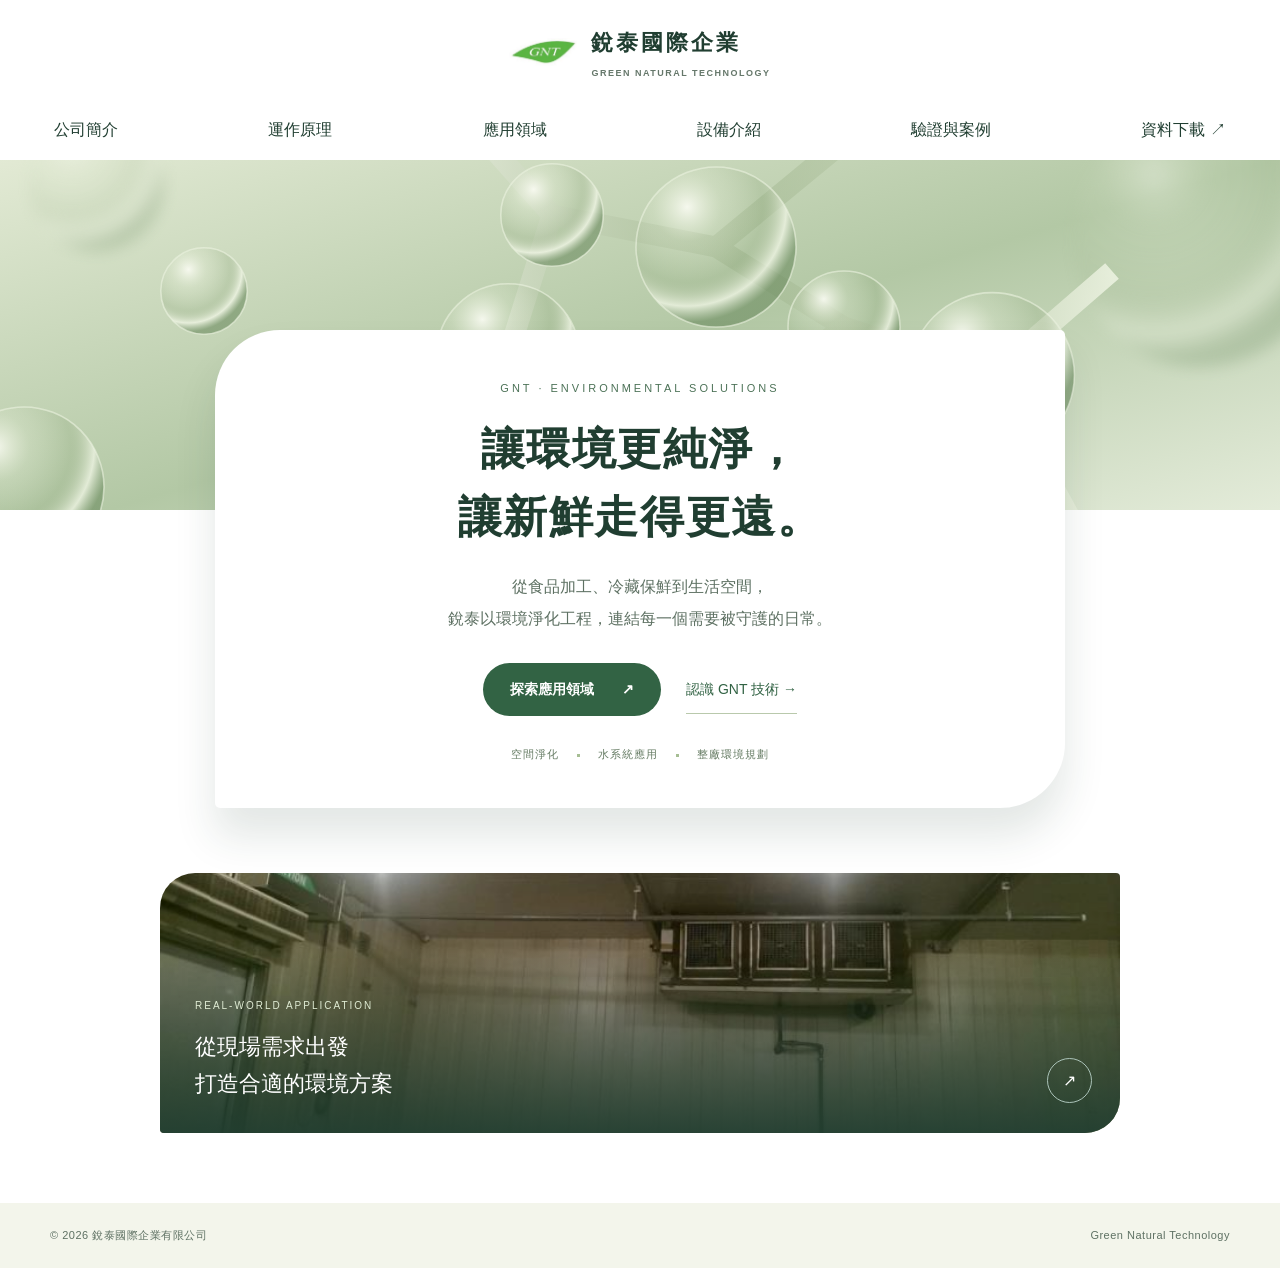
<file: index.html>
<!doctype html><html lang="zh-Hant"><head><meta charset="utf-8"><meta name="viewport" content="width=device-width, initial-scale=1"><title>首頁｜銳泰國際企業有限公司</title><meta name="description" content="銳泰國際企業有限公司 GNT 環境淨化設備。了解首頁、食品加工、冷藏冷凍、交通與公共環境應用。"><meta name="theme-color" content="#285642"><link rel="icon" href="assets/logo.jpg"><link rel="stylesheet" href="assets/style.css"><link rel="stylesheet" href="assets/blue-theme.css"><script defer src="assets/main.js"></script></head><body class="home-page"><a class="skip" href="#main">跳至主要內容</a><header class="header"><div class="wrap header-inner"><a class="brand" href="index.html" aria-label="銳泰國際企業 首頁"><img src="assets/logo.jpg" alt="GNT"><span>銳泰國際企業<small>GREEN NATURAL TECHNOLOGY</small></span></a><button class="menu-toggle" type="button" aria-expanded="false" aria-controls="main-nav">選單 <span>☰</span></button><nav id="main-nav" aria-label="主選單"><a href="about.html">公司簡介</a><a href="technology.html">運作原理</a><a href="applications.html">應用領域</a><a href="equipment.html">設備介紹</a><a href="evidence.html">驗證與案例</a><a class="nav-cta" href="downloads.html">資料下載 ↗</a></nav></div></header><main id="main"><section class="home-hero"><div class="wrap hero-grid"><div class="hero-copy"><span class="eyebrow light">GNT · ENVIRONMENTAL SOLUTIONS</span><h1><span>讓環境更純淨，</span><span>讓新鮮走得更遠。</span></h1><p>從食品加工、冷藏保鮮到生活空間，<br>銳泰以環境淨化工程，連結每一個需要被守護的日常。</p><div class="actions"><a class="button lime" href="applications.html">探索應用領域 <span>↗</span></a><a class="hero-link" href="technology.html">認識 GNT 技術 →</a></div><div class="hero-foot"><span>空間淨化</span><i></i><span>水系統應用</span><i></i><span>整廠環境規劃</span></div></div><div class="hero-visual"><img src="assets/cold-room.jpg" alt="GNT 設備在冷藏庫房的實際安裝照片"><div class="image-label"><span>REAL-WORLD APPLICATION</span><strong>從現場需求出發<br>打造合適的環境方案</strong><a href="application-cold-storage.html" aria-label="了解冷藏與冷凍庫房應用">↗</a></div></div></div></section></main><footer class="home-footer"><div class="wrap"><span>© 2026 銳泰國際企業有限公司</span><span>Green Natural Technology</span></div></footer></body></html>
</file>
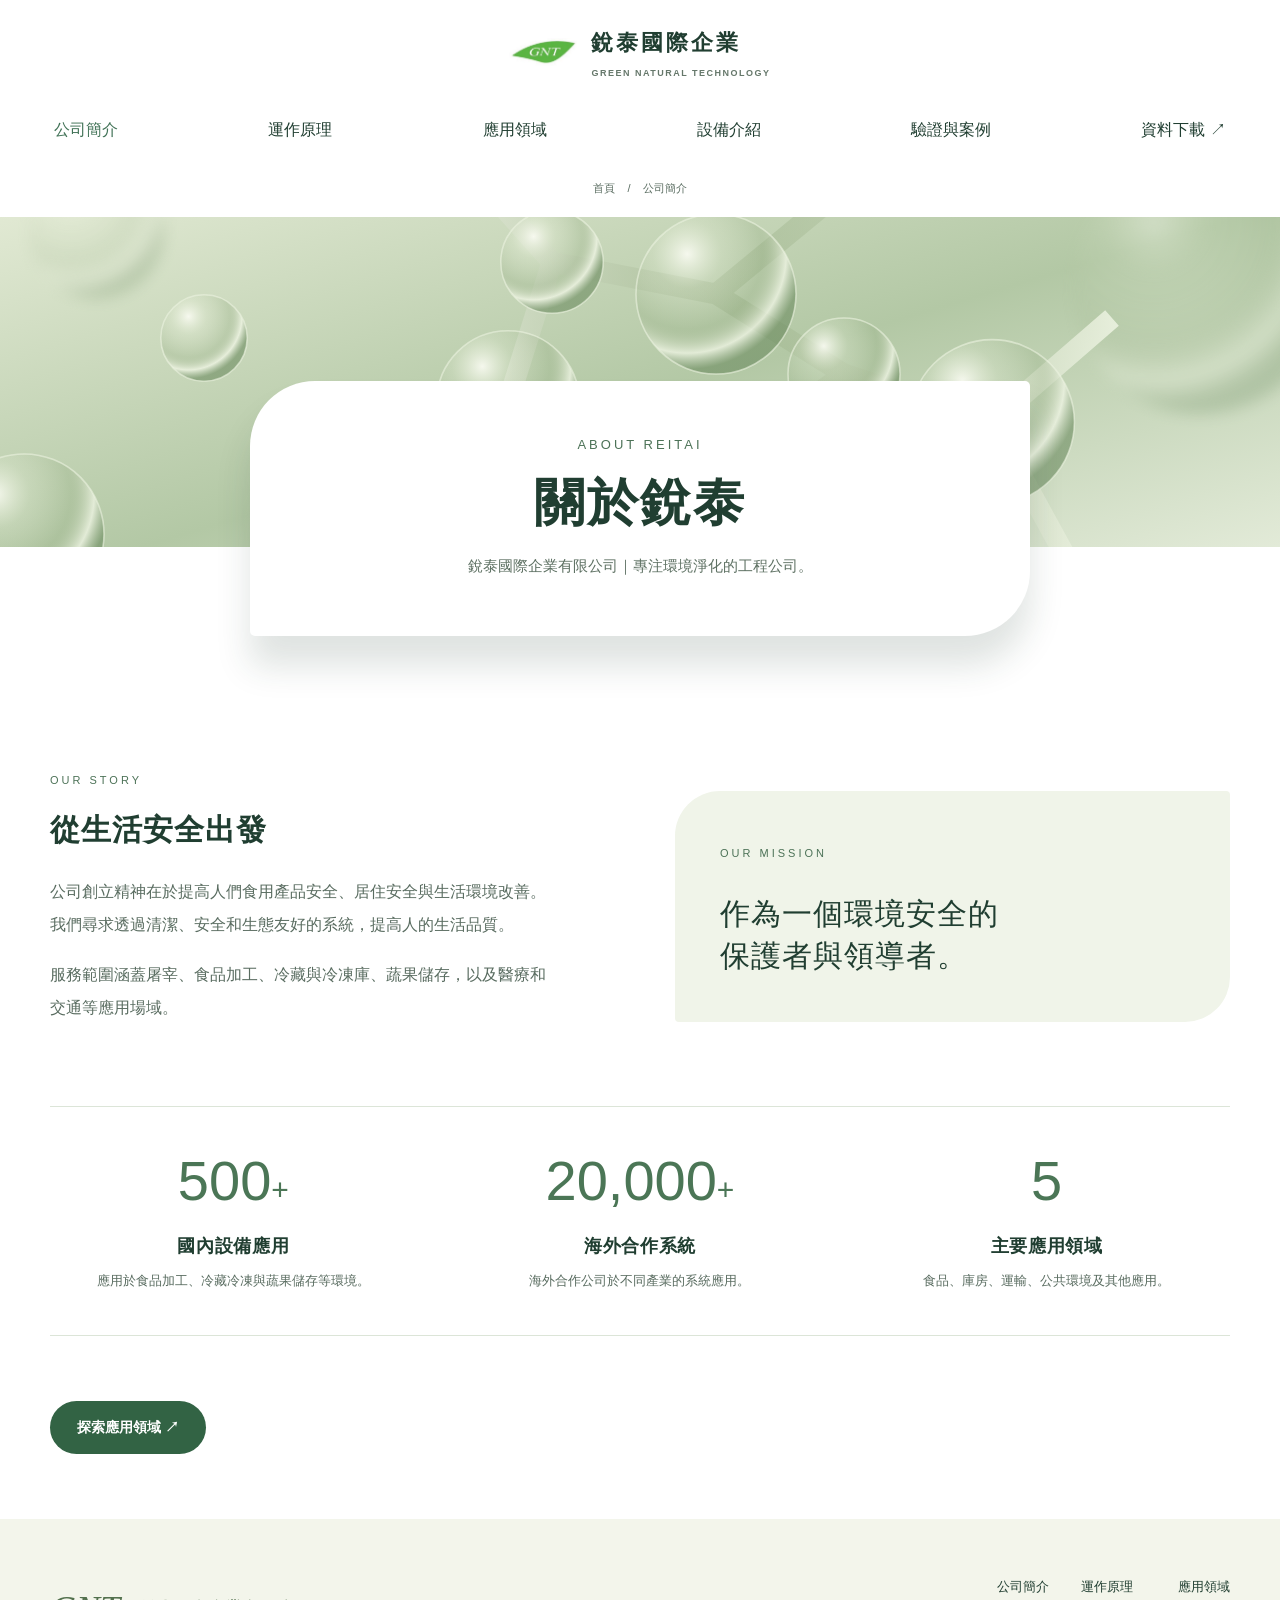
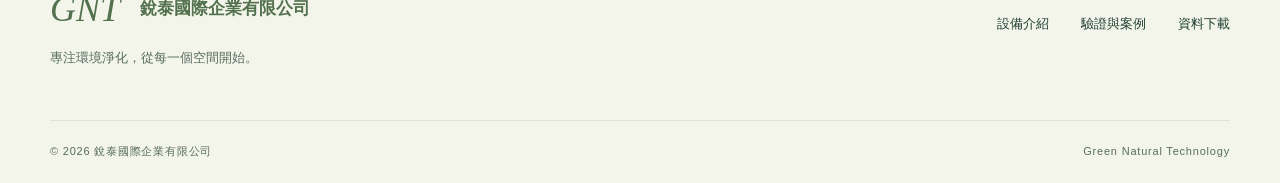
<file: about.html>
<!doctype html><html lang="zh-Hant"><head><meta charset="utf-8"><meta name="viewport" content="width=device-width, initial-scale=1"><title>公司簡介｜銳泰國際企業有限公司</title><meta name="description" content="銳泰國際企業有限公司 GNT 環境淨化設備。了解公司簡介、食品加工、冷藏冷凍、交通與公共環境應用。"><meta name="theme-color" content="#285642"><link rel="icon" href="assets/logo.jpg"><link rel="stylesheet" href="assets/style.css"><link rel="stylesheet" href="assets/blue-theme.css"><script defer src="assets/main.js"></script></head><body><a class="skip" href="#main">跳至主要內容</a><header class="header"><div class="wrap header-inner"><a class="brand" href="index.html" aria-label="銳泰國際企業 首頁"><img src="assets/logo.jpg" alt="GNT"><span>銳泰國際企業<small>GREEN NATURAL TECHNOLOGY</small></span></a><button class="menu-toggle" type="button" aria-expanded="false" aria-controls="main-nav">選單 <span>☰</span></button><nav id="main-nav" aria-label="主選單"><a href="about.html" aria-current="page">公司簡介</a><a href="technology.html">運作原理</a><a href="applications.html">應用領域</a><a href="equipment.html">設備介紹</a><a href="evidence.html">驗證與案例</a><a class="nav-cta" href="downloads.html">資料下載 ↗</a></nav></div></header><div class="breadcrumb wrap"><a href="index.html">首頁</a><span>/</span><span>公司簡介</span></div><main id="main"><div class="page-banner"><section class="page-intro wrap"><span class="eyebrow">ABOUT REITAI</span><h1>關於銳泰</h1><p>銳泰國際企業有限公司｜專注環境淨化的工程公司。</p></section></div><div class="wrap"><section class="feature section"><div><span class="eyebrow">OUR STORY</span><h2>從生活安全出發</h2><p>公司創立精神在於提高人們食用產品安全、居住安全與生活環境改善。我們尋求透過清潔、安全和生態友好的系統，提高人的生活品質。</p><p>服務範圍涵蓋屠宰、食品加工、冷藏與冷凍庫、蔬果儲存，以及醫療和交通等應用場域。</p></div><div class="quote"><span>OUR MISSION</span><h2>作為一個環境安全的<br>保護者與領導者。</h2></div></section><div class="stats"><div><strong>500<span>+</span></strong><h3>國內設備應用</h3><p>應用於食品加工、冷藏冷凍與蔬果儲存等環境。</p></div><div><strong>20,000<span>+</span></strong><h3>海外合作系統</h3><p>海外合作公司於不同產業的系統應用。</p></div><div><strong>5</strong><h3>主要應用領域</h3><p>食品、庫房、運輸、公共環境及其他應用。</p></div></div><div class="actions section"><a class="button dark" href="applications.html">探索應用領域 ↗</a></div></div></main><footer><div class="wrap footer-top"><div><a class="footer-brand" href="index.html">GNT<span>銳泰國際企業有限公司</span></a><p>專注環境淨化，從每一個空間開始。</p></div><div class="footer-links"><a class="" href="about.html">公司簡介</a><a class="" href="technology.html">運作原理</a><a class="" href="applications.html">應用領域</a><a class="" href="equipment.html">設備介紹</a><a class="" href="evidence.html">驗證與案例</a><a class="" href="downloads.html">資料下載</a></div></div><div class="wrap footer-bottom"><span>© 2026 銳泰國際企業有限公司</span><span>Green Natural Technology</span></div></footer></body></html>
</file>
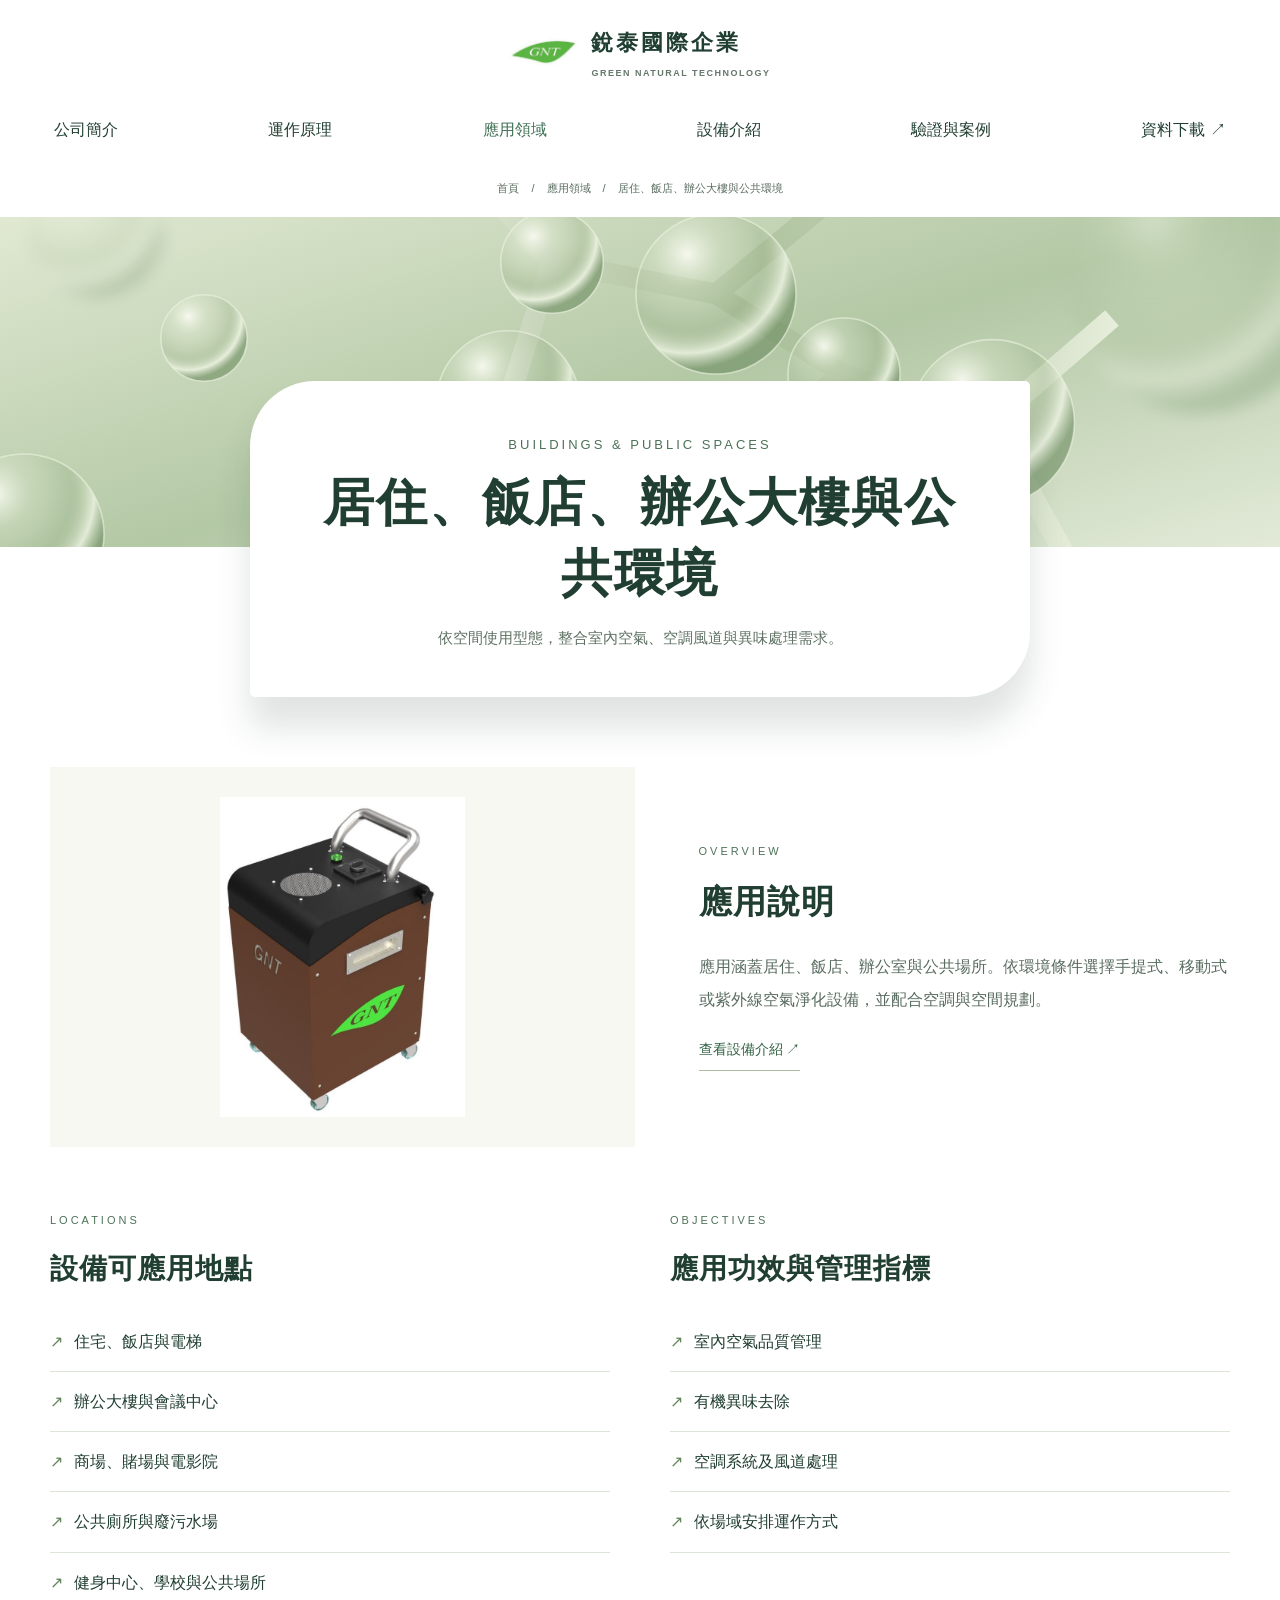
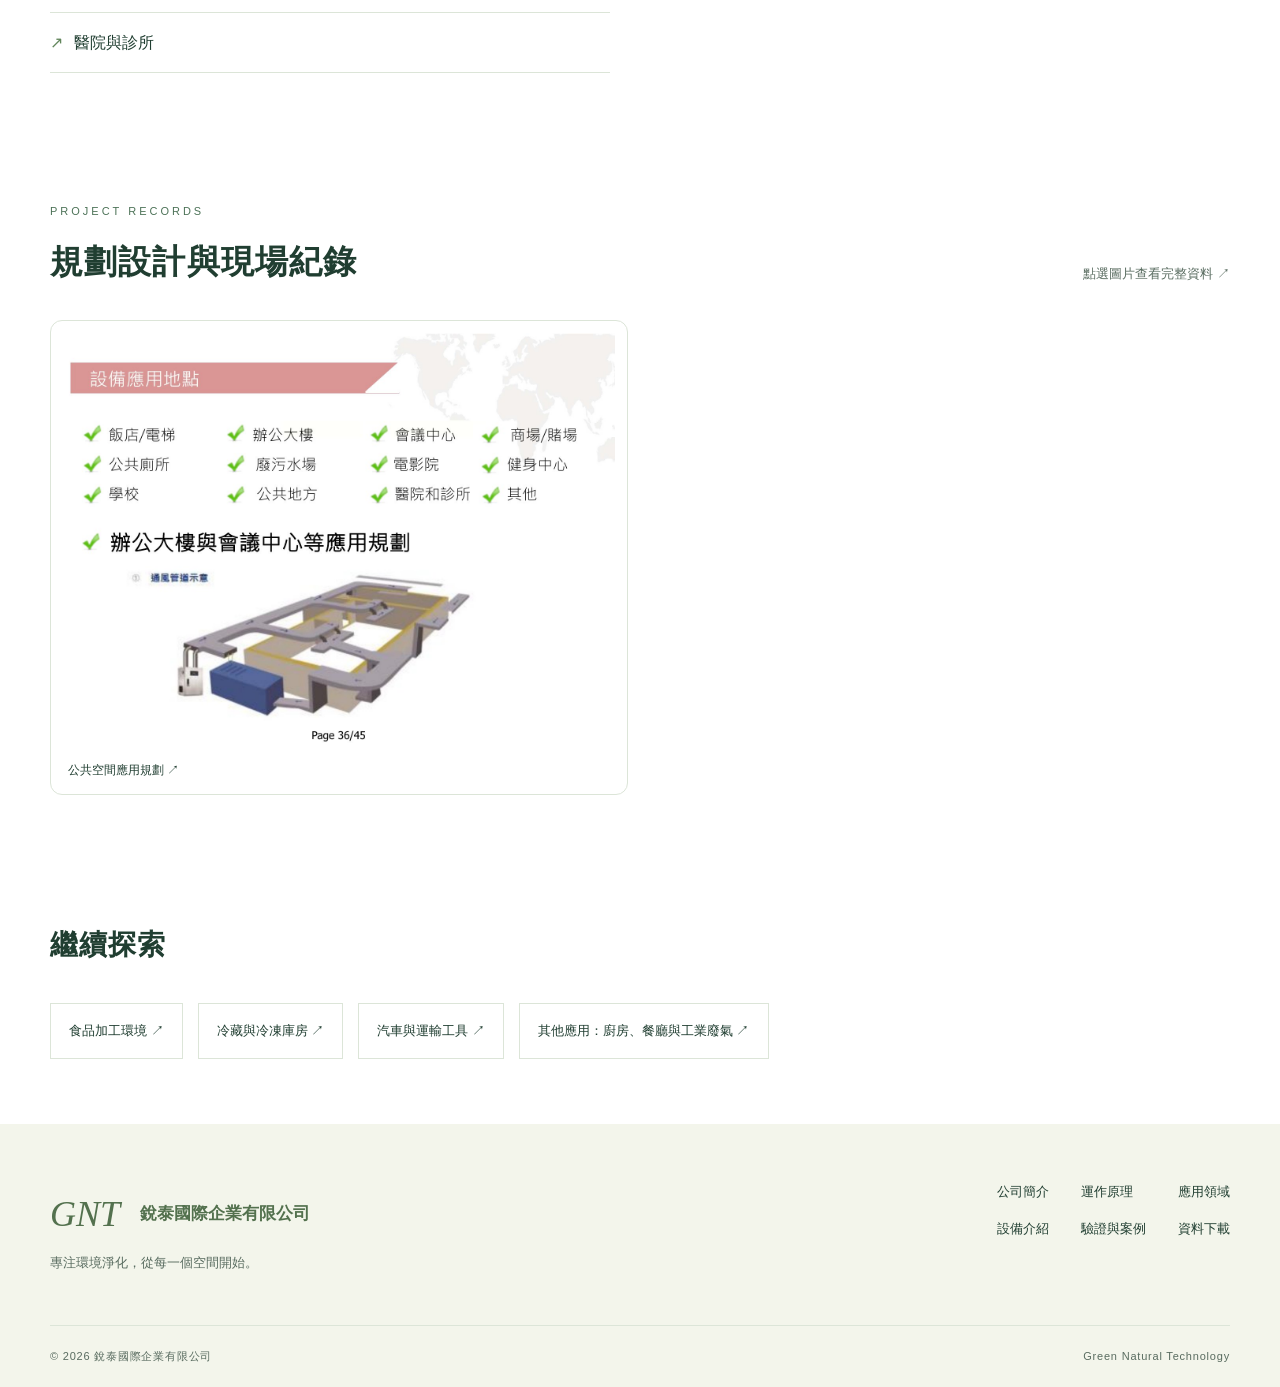
<file: application-buildings.html>
<!doctype html><html lang="zh-Hant"><head><meta charset="utf-8"><meta name="viewport" content="width=device-width, initial-scale=1"><title>居住、飯店、辦公大樓與公共環境｜銳泰國際企業有限公司</title><meta name="description" content="銳泰國際企業有限公司 GNT 環境淨化設備。了解居住、飯店、辦公大樓與公共環境、食品加工、冷藏冷凍、交通與公共環境應用。"><meta name="theme-color" content="#285642"><link rel="icon" href="assets/logo.jpg"><link rel="stylesheet" href="assets/style.css"><link rel="stylesheet" href="assets/blue-theme.css"><script defer src="assets/main.js"></script></head><body><a class="skip" href="#main">跳至主要內容</a><header class="header"><div class="wrap header-inner"><a class="brand" href="index.html" aria-label="銳泰國際企業 首頁"><img src="assets/logo.jpg" alt="GNT"><span>銳泰國際企業<small>GREEN NATURAL TECHNOLOGY</small></span></a><button class="menu-toggle" type="button" aria-expanded="false" aria-controls="main-nav">選單 <span>☰</span></button><nav id="main-nav" aria-label="主選單"><a href="about.html">公司簡介</a><a href="technology.html">運作原理</a><a href="applications.html" aria-current="page">應用領域</a><a href="equipment.html">設備介紹</a><a href="evidence.html">驗證與案例</a><a class="nav-cta" href="downloads.html">資料下載 ↗</a></nav></div></header><div class="breadcrumb wrap"><a href="index.html">首頁</a><span>/</span><a href="applications.html">應用領域</a><span>/</span><span>居住、飯店、辦公大樓與公共環境</span></div><main id="main"><div class="page-banner"><section class="page-intro wrap"><span class="eyebrow">BUILDINGS & PUBLIC SPACES</span><h1>居住、飯店、辦公大樓與公共環境</h1><p>依空間使用型態，整合室內空氣、空調風道與異味處理需求。</p></section></div><div class="wrap"><section class="application-lead"><img class="object-contain" src="assets/mobile.jpg" alt="居住、飯店、辦公大樓與公共環境設備或實際安裝照片"><div><span class="eyebrow">OVERVIEW</span><h2>應用說明</h2><p>應用涵蓋居住、飯店、辦公室與公共場所。依環境條件選擇手提式、移動式或紫外線空氣淨化設備，並配合空調與空間規劃。</p><a class="text-link" href="equipment.html">查看設備介紹 ↗</a></div></section><section class="two-columns section"><div><span class="eyebrow">LOCATIONS</span><h2>設備可應用地點</h2><ul class="clean-list"><li>住宅、飯店與電梯</li><li>辦公大樓與會議中心</li><li>商場、賭場與電影院</li><li>公共廁所與廢污水場</li><li>健身中心、學校與公共場所</li><li>醫院與診所</li></ul></div><div><span class="eyebrow">OBJECTIVES</span><h2>應用功效與管理指標</h2><ul class="clean-list"><li>室內空氣品質管理</li><li>有機異味去除</li><li>空調系統及風道處理</li><li>依場域安排運作方式</li></ul></div></section><section class="section"><div class="section-head"><div><span class="eyebrow">PROJECT RECORDS</span><h2>規劃設計與現場紀錄</h2></div><span>點選圖片查看完整資料 ↗</span></div><div class="gallery"><a href="assets/source-36.jpg" target="_blank" rel="noopener"><img loading="lazy" src="assets/source-36.jpg" alt="公共空間應用規劃"><span>公共空間應用規劃 ↗</span></a></div></section><div class="related section"><h2>繼續探索</h2><a class="" href="application-food.html">食品加工環境 ↗</a><a class="" href="application-cold-storage.html">冷藏與冷凍庫房 ↗</a><a class="" href="application-transport.html">汽車與運輸工具 ↗</a><a class="" href="application-industrial.html">其他應用：廚房、餐廳與工業廢氣 ↗</a></div></div></main><footer><div class="wrap footer-top"><div><a class="footer-brand" href="index.html">GNT<span>銳泰國際企業有限公司</span></a><p>專注環境淨化，從每一個空間開始。</p></div><div class="footer-links"><a class="" href="about.html">公司簡介</a><a class="" href="technology.html">運作原理</a><a class="" href="applications.html">應用領域</a><a class="" href="equipment.html">設備介紹</a><a class="" href="evidence.html">驗證與案例</a><a class="" href="downloads.html">資料下載</a></div></div><div class="wrap footer-bottom"><span>© 2026 銳泰國際企業有限公司</span><span>Green Natural Technology</span></div></footer></body></html>
</file>
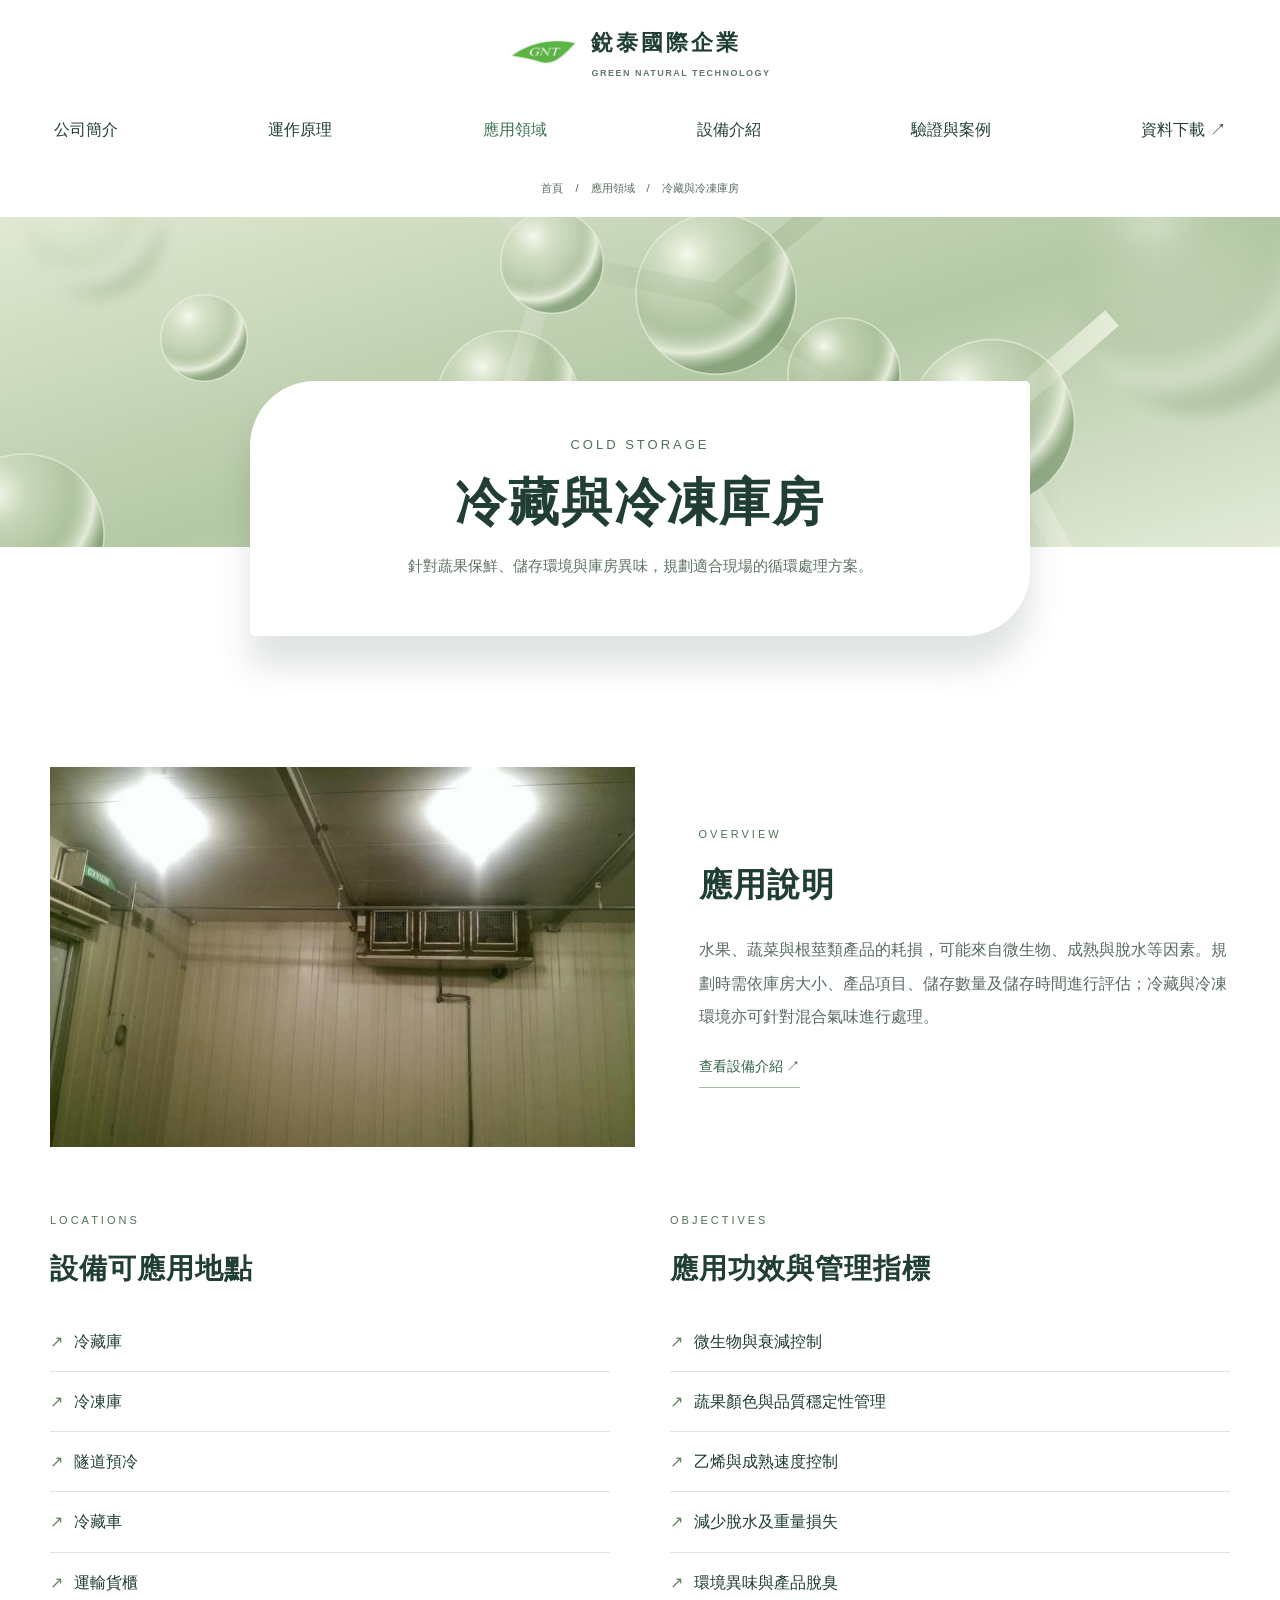
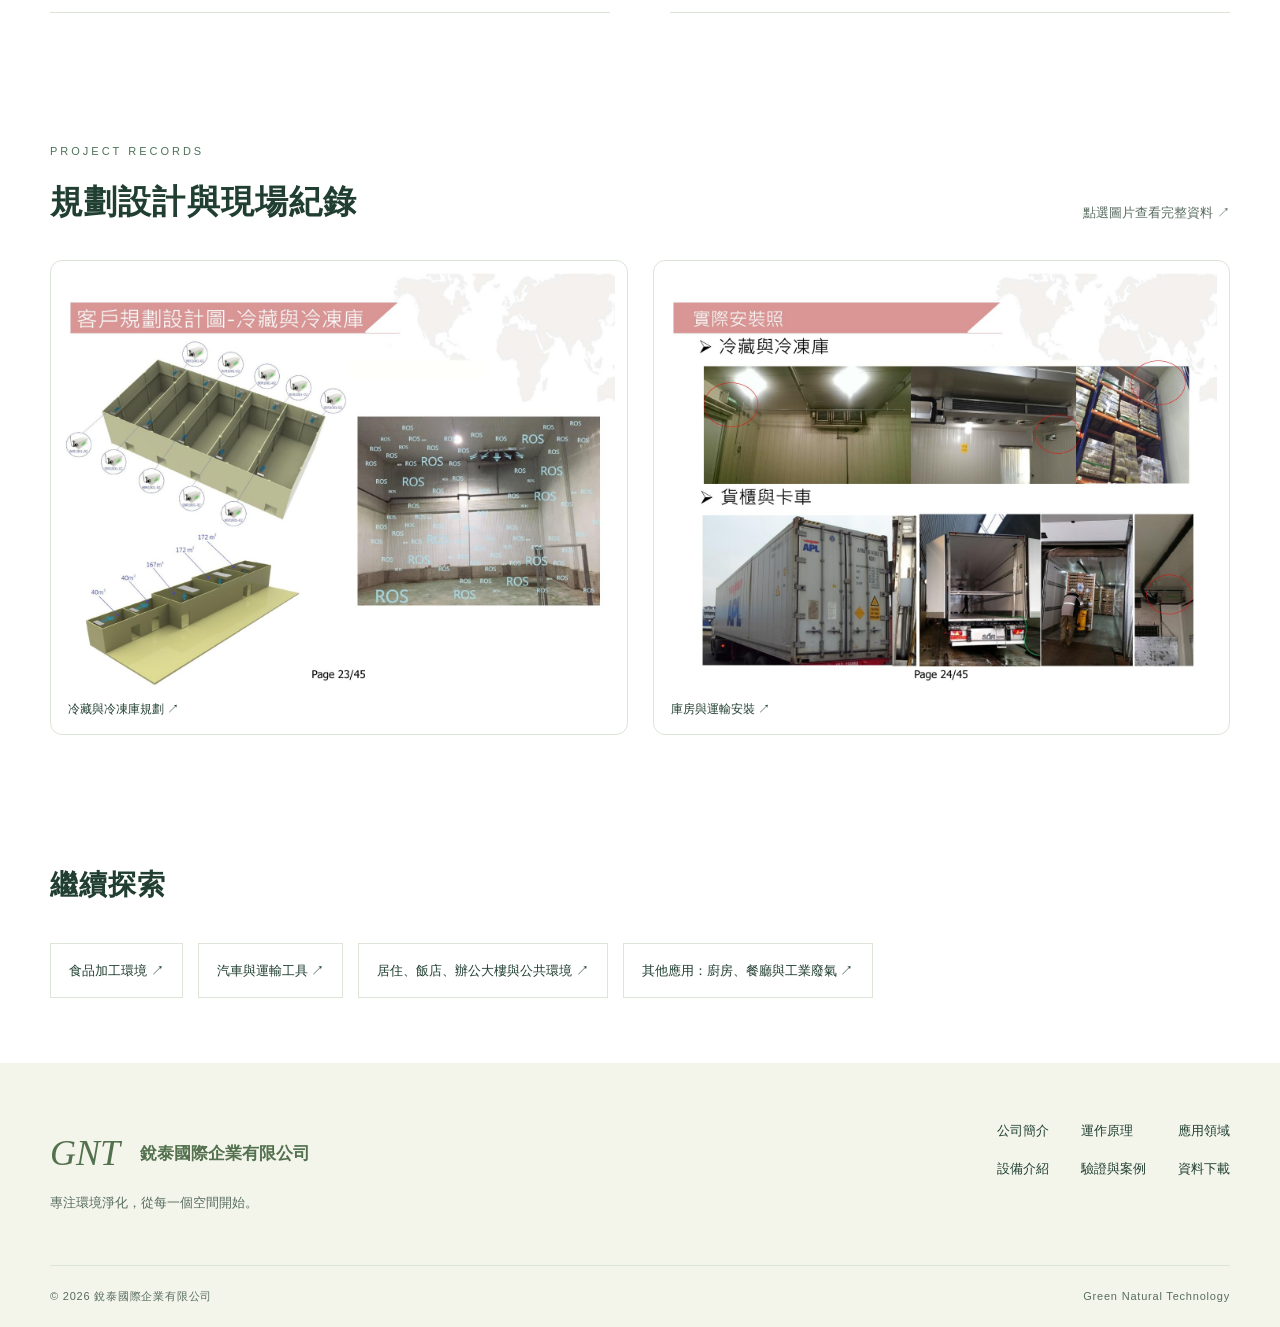
<file: application-cold-storage.html>
<!doctype html><html lang="zh-Hant"><head><meta charset="utf-8"><meta name="viewport" content="width=device-width, initial-scale=1"><title>冷藏與冷凍庫房｜銳泰國際企業有限公司</title><meta name="description" content="銳泰國際企業有限公司 GNT 環境淨化設備。了解冷藏與冷凍庫房、食品加工、冷藏冷凍、交通與公共環境應用。"><meta name="theme-color" content="#285642"><link rel="icon" href="assets/logo.jpg"><link rel="stylesheet" href="assets/style.css"><link rel="stylesheet" href="assets/blue-theme.css"><script defer src="assets/main.js"></script></head><body><a class="skip" href="#main">跳至主要內容</a><header class="header"><div class="wrap header-inner"><a class="brand" href="index.html" aria-label="銳泰國際企業 首頁"><img src="assets/logo.jpg" alt="GNT"><span>銳泰國際企業<small>GREEN NATURAL TECHNOLOGY</small></span></a><button class="menu-toggle" type="button" aria-expanded="false" aria-controls="main-nav">選單 <span>☰</span></button><nav id="main-nav" aria-label="主選單"><a href="about.html">公司簡介</a><a href="technology.html">運作原理</a><a href="applications.html" aria-current="page">應用領域</a><a href="equipment.html">設備介紹</a><a href="evidence.html">驗證與案例</a><a class="nav-cta" href="downloads.html">資料下載 ↗</a></nav></div></header><div class="breadcrumb wrap"><a href="index.html">首頁</a><span>/</span><a href="applications.html">應用領域</a><span>/</span><span>冷藏與冷凍庫房</span></div><main id="main"><div class="page-banner"><section class="page-intro wrap"><span class="eyebrow">COLD STORAGE</span><h1>冷藏與冷凍庫房</h1><p>針對蔬果保鮮、儲存環境與庫房異味，規劃適合現場的循環處理方案。</p></section></div><div class="wrap"><section class="application-lead"><img class="" src="assets/cold-room.jpg" alt="冷藏與冷凍庫房設備或實際安裝照片"><div><span class="eyebrow">OVERVIEW</span><h2>應用說明</h2><p>水果、蔬菜與根莖類產品的耗損，可能來自微生物、成熟與脫水等因素。規劃時需依庫房大小、產品項目、儲存數量及儲存時間進行評估；冷藏與冷凍環境亦可針對混合氣味進行處理。</p><a class="text-link" href="equipment.html">查看設備介紹 ↗</a></div></section><section class="two-columns section"><div><span class="eyebrow">LOCATIONS</span><h2>設備可應用地點</h2><ul class="clean-list"><li>冷藏庫</li><li>冷凍庫</li><li>隧道預冷</li><li>冷藏車</li><li>運輸貨櫃</li></ul></div><div><span class="eyebrow">OBJECTIVES</span><h2>應用功效與管理指標</h2><ul class="clean-list"><li>微生物與衰減控制</li><li>蔬果顏色與品質穩定性管理</li><li>乙烯與成熟速度控制</li><li>減少脫水及重量損失</li><li>環境異味與產品脫臭</li></ul></div></section><section class="section"><div class="section-head"><div><span class="eyebrow">PROJECT RECORDS</span><h2>規劃設計與現場紀錄</h2></div><span>點選圖片查看完整資料 ↗</span></div><div class="gallery"><a href="assets/source-23.jpg" target="_blank" rel="noopener"><img loading="lazy" src="assets/source-23.jpg" alt="冷藏與冷凍庫規劃"><span>冷藏與冷凍庫規劃 ↗</span></a><a href="assets/source-24.jpg" target="_blank" rel="noopener"><img loading="lazy" src="assets/source-24.jpg" alt="庫房與運輸安裝"><span>庫房與運輸安裝 ↗</span></a></div></section><div class="related section"><h2>繼續探索</h2><a class="" href="application-food.html">食品加工環境 ↗</a><a class="" href="application-transport.html">汽車與運輸工具 ↗</a><a class="" href="application-buildings.html">居住、飯店、辦公大樓與公共環境 ↗</a><a class="" href="application-industrial.html">其他應用：廚房、餐廳與工業廢氣 ↗</a></div></div></main><footer><div class="wrap footer-top"><div><a class="footer-brand" href="index.html">GNT<span>銳泰國際企業有限公司</span></a><p>專注環境淨化，從每一個空間開始。</p></div><div class="footer-links"><a class="" href="about.html">公司簡介</a><a class="" href="technology.html">運作原理</a><a class="" href="applications.html">應用領域</a><a class="" href="equipment.html">設備介紹</a><a class="" href="evidence.html">驗證與案例</a><a class="" href="downloads.html">資料下載</a></div></div><div class="wrap footer-bottom"><span>© 2026 銳泰國際企業有限公司</span><span>Green Natural Technology</span></div></footer></body></html>
</file>
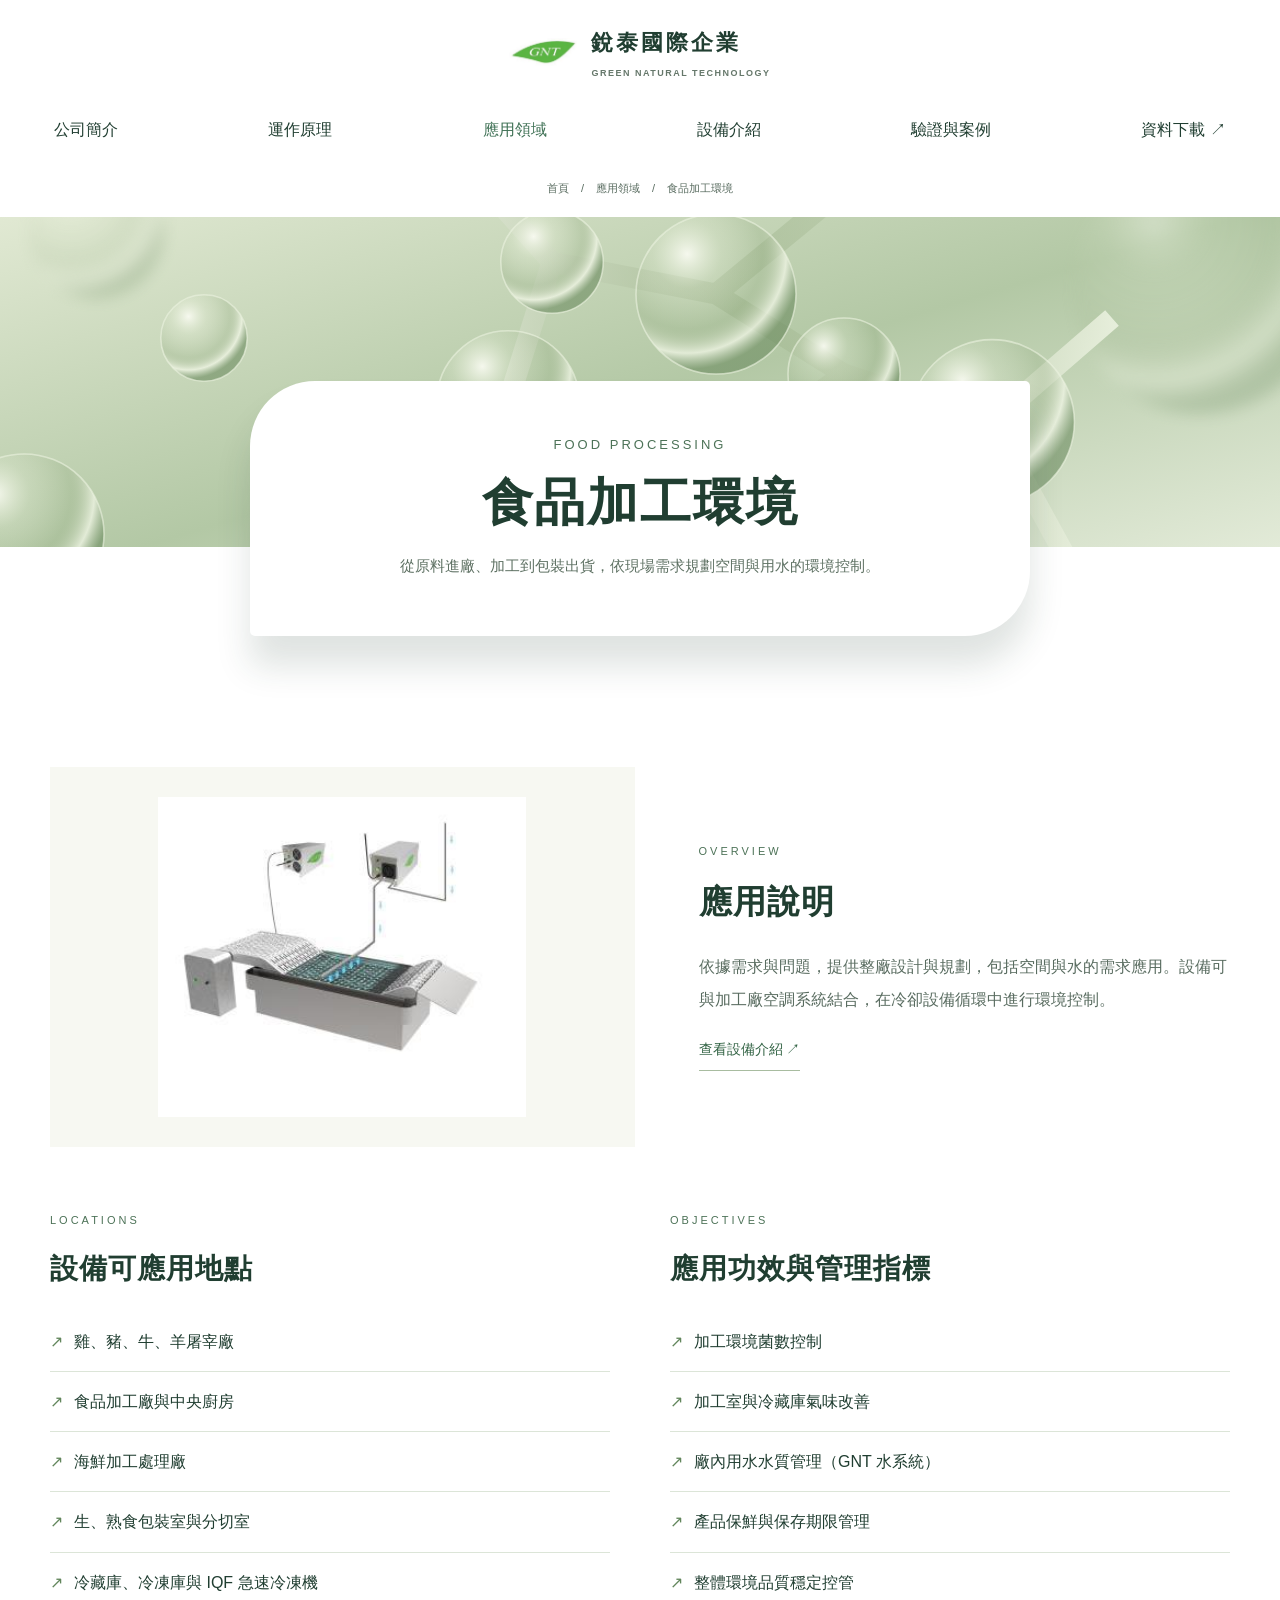
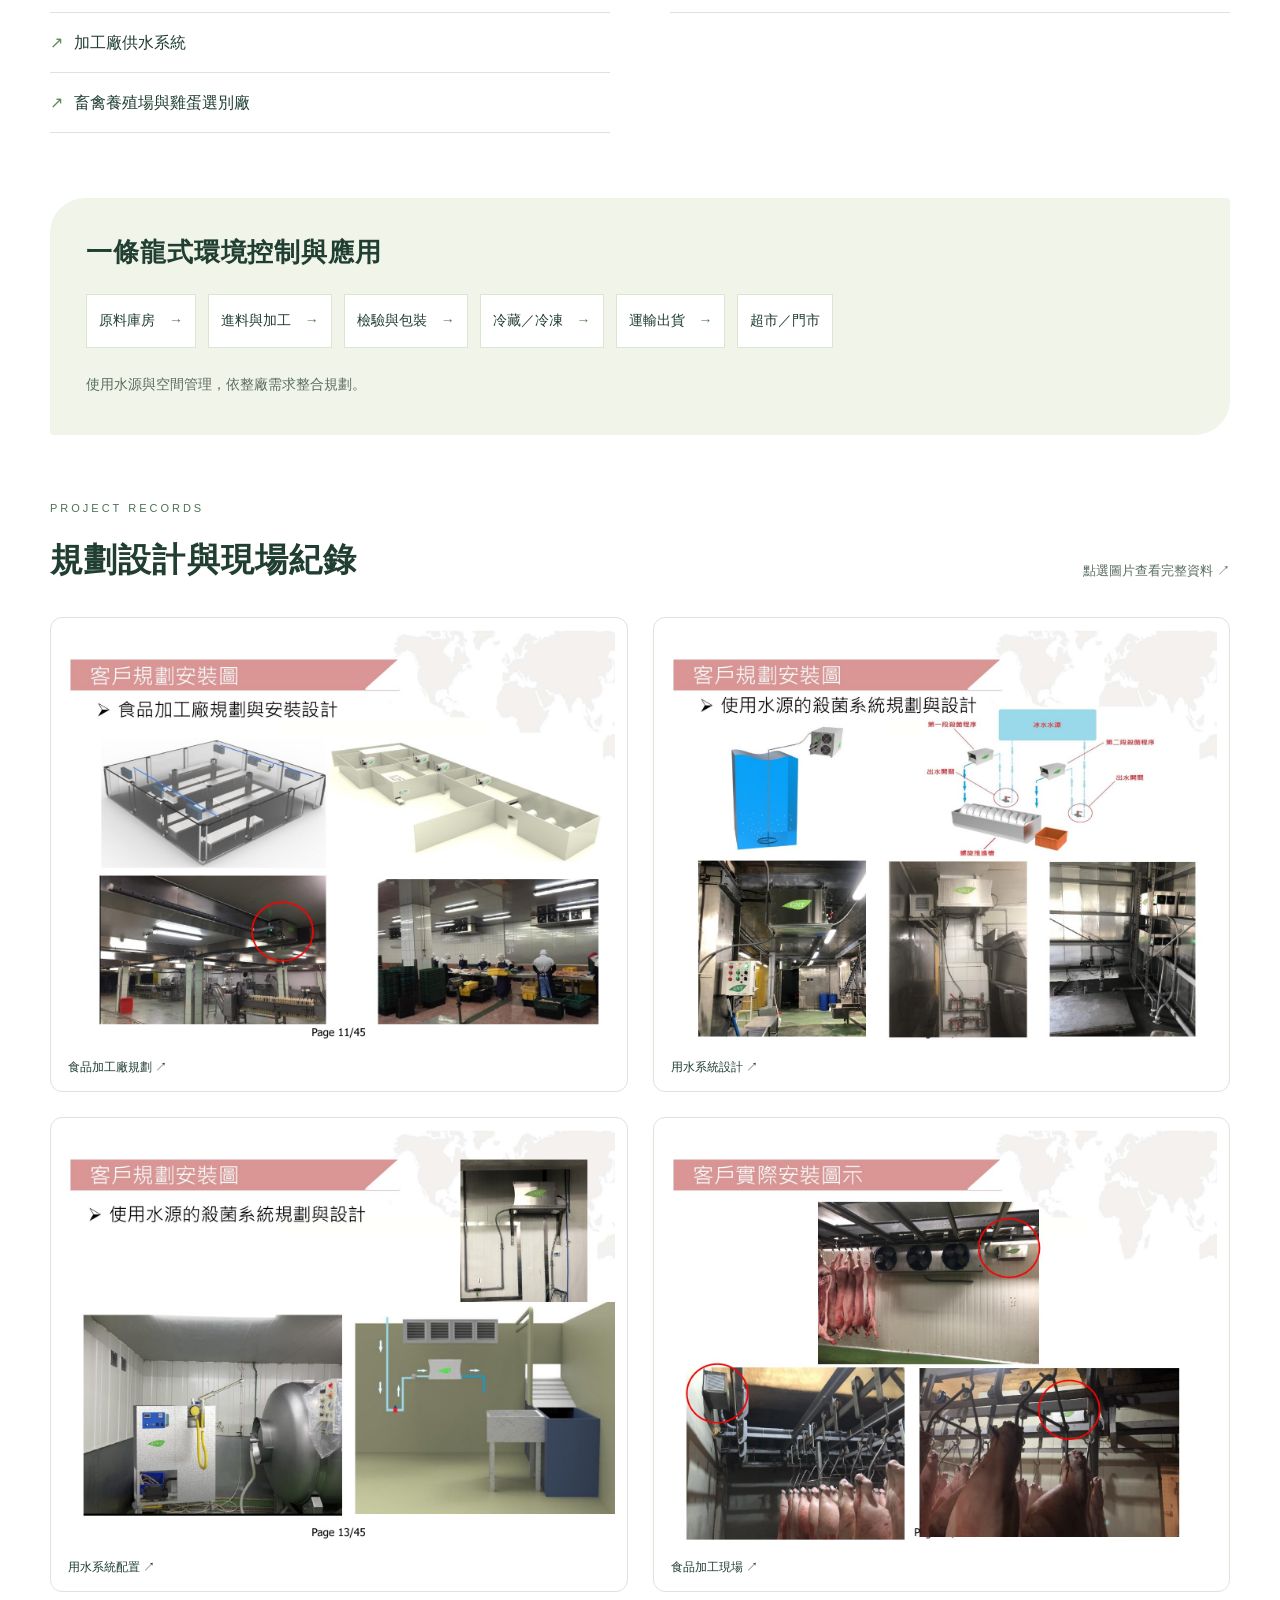
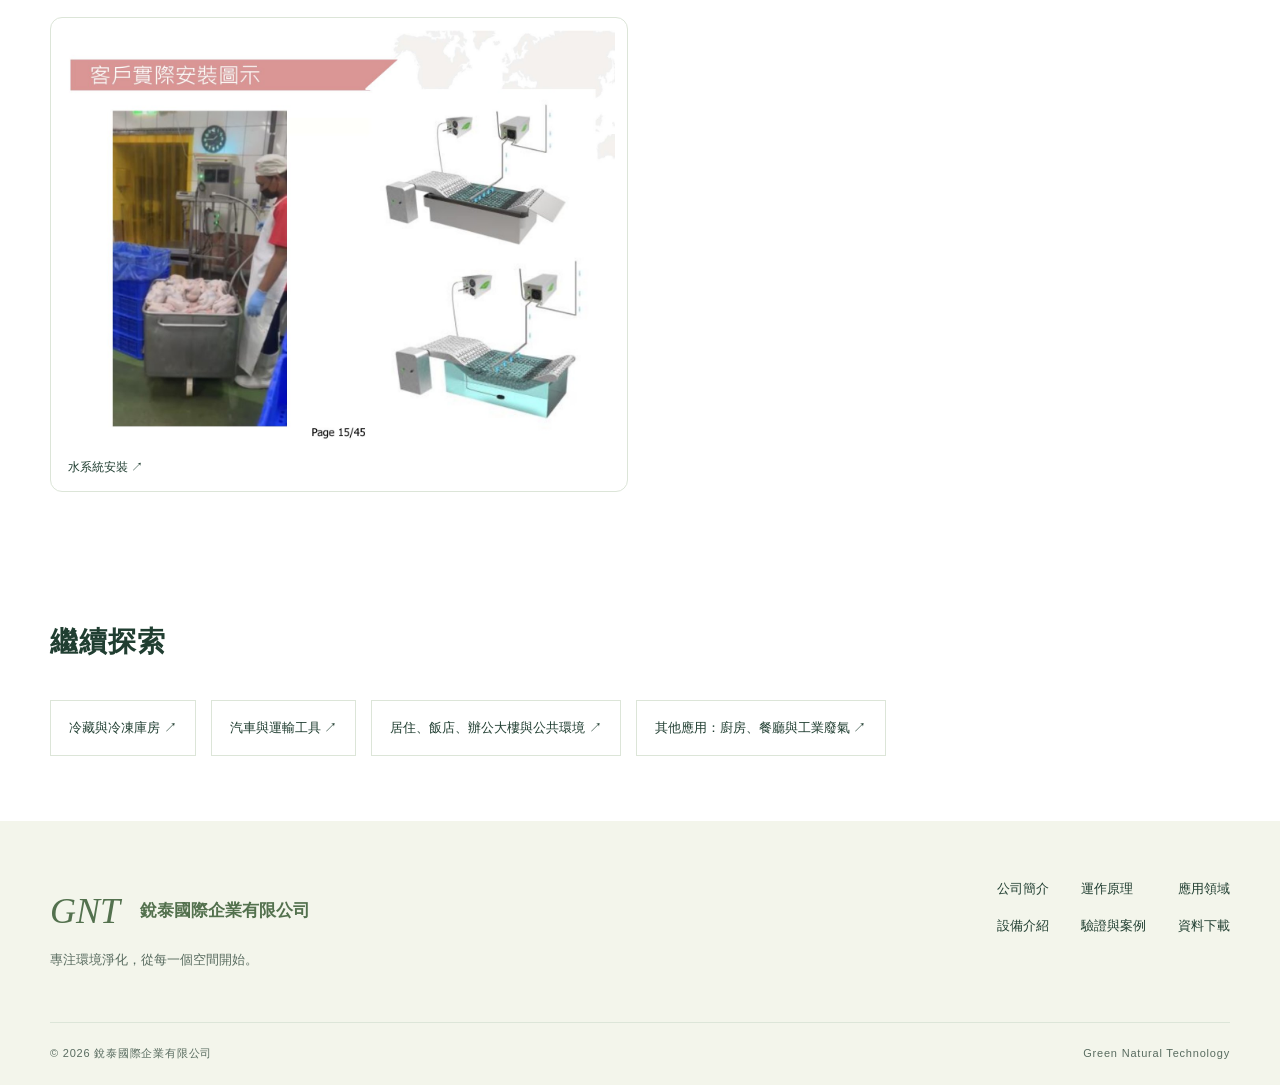
<file: application-food.html>
<!doctype html><html lang="zh-Hant"><head><meta charset="utf-8"><meta name="viewport" content="width=device-width, initial-scale=1"><title>食品加工環境｜銳泰國際企業有限公司</title><meta name="description" content="銳泰國際企業有限公司 GNT 環境淨化設備。了解食品加工環境、食品加工、冷藏冷凍、交通與公共環境應用。"><meta name="theme-color" content="#285642"><link rel="icon" href="assets/logo.jpg"><link rel="stylesheet" href="assets/style.css"><link rel="stylesheet" href="assets/blue-theme.css"><script defer src="assets/main.js"></script></head><body><a class="skip" href="#main">跳至主要內容</a><header class="header"><div class="wrap header-inner"><a class="brand" href="index.html" aria-label="銳泰國際企業 首頁"><img src="assets/logo.jpg" alt="GNT"><span>銳泰國際企業<small>GREEN NATURAL TECHNOLOGY</small></span></a><button class="menu-toggle" type="button" aria-expanded="false" aria-controls="main-nav">選單 <span>☰</span></button><nav id="main-nav" aria-label="主選單"><a href="about.html">公司簡介</a><a href="technology.html">運作原理</a><a href="applications.html" aria-current="page">應用領域</a><a href="equipment.html">設備介紹</a><a href="evidence.html">驗證與案例</a><a class="nav-cta" href="downloads.html">資料下載 ↗</a></nav></div></header><div class="breadcrumb wrap"><a href="index.html">首頁</a><span>/</span><a href="applications.html">應用領域</a><span>/</span><span>食品加工環境</span></div><main id="main"><div class="page-banner"><section class="page-intro wrap"><span class="eyebrow">FOOD PROCESSING</span><h1>食品加工環境</h1><p>從原料進廠、加工到包裝出貨，依現場需求規劃空間與用水的環境控制。</p></section></div><div class="wrap"><section class="application-lead"><img class="object-contain" src="assets/water.jpg" alt="食品加工環境設備或實際安裝照片"><div><span class="eyebrow">OVERVIEW</span><h2>應用說明</h2><p>依據需求與問題，提供整廠設計與規劃，包括空間與水的需求應用。設備可與加工廠空調系統結合，在冷卻設備循環中進行環境控制。</p><a class="text-link" href="equipment.html">查看設備介紹 ↗</a></div></section><section class="two-columns section"><div><span class="eyebrow">LOCATIONS</span><h2>設備可應用地點</h2><ul class="clean-list"><li>雞、豬、牛、羊屠宰廠</li><li>食品加工廠與中央廚房</li><li>海鮮加工處理廠</li><li>生、熟食包裝室與分切室</li><li>冷藏庫、冷凍庫與 IQF 急速冷凍機</li><li>加工廠供水系統</li><li>畜禽養殖場與雞蛋選別廠</li></ul></div><div><span class="eyebrow">OBJECTIVES</span><h2>應用功效與管理指標</h2><ul class="clean-list"><li>加工環境菌數控制</li><li>加工室與冷藏庫氣味改善</li><li>廠內用水水質管理（GNT 水系統）</li><li>產品保鮮與保存期限管理</li><li>整體環境品質穩定控管</li></ul></div></section><section class="process-panel"><h2>一條龍式環境控制與應用</h2><div class="flow"><span>原料庫房</span><span>進料與加工</span><span>檢驗與包裝</span><span>冷藏／冷凍</span><span>運輸出貨</span><span>超市／門市</span></div><p>使用水源與空間管理，依整廠需求整合規劃。</p></section><section class="section"><div class="section-head"><div><span class="eyebrow">PROJECT RECORDS</span><h2>規劃設計與現場紀錄</h2></div><span>點選圖片查看完整資料 ↗</span></div><div class="gallery"><a href="assets/source-11.jpg" target="_blank" rel="noopener"><img loading="lazy" src="assets/source-11.jpg" alt="食品加工廠規劃"><span>食品加工廠規劃 ↗</span></a><a href="assets/source-12.jpg" target="_blank" rel="noopener"><img loading="lazy" src="assets/source-12.jpg" alt="用水系統設計"><span>用水系統設計 ↗</span></a><a href="assets/source-13.jpg" target="_blank" rel="noopener"><img loading="lazy" src="assets/source-13.jpg" alt="用水系統配置"><span>用水系統配置 ↗</span></a><a href="assets/source-14.jpg" target="_blank" rel="noopener"><img loading="lazy" src="assets/source-14.jpg" alt="食品加工現場"><span>食品加工現場 ↗</span></a><a href="assets/source-15.jpg" target="_blank" rel="noopener"><img loading="lazy" src="assets/source-15.jpg" alt="水系統安裝"><span>水系統安裝 ↗</span></a></div></section><div class="related section"><h2>繼續探索</h2><a class="" href="application-cold-storage.html">冷藏與冷凍庫房 ↗</a><a class="" href="application-transport.html">汽車與運輸工具 ↗</a><a class="" href="application-buildings.html">居住、飯店、辦公大樓與公共環境 ↗</a><a class="" href="application-industrial.html">其他應用：廚房、餐廳與工業廢氣 ↗</a></div></div></main><footer><div class="wrap footer-top"><div><a class="footer-brand" href="index.html">GNT<span>銳泰國際企業有限公司</span></a><p>專注環境淨化，從每一個空間開始。</p></div><div class="footer-links"><a class="" href="about.html">公司簡介</a><a class="" href="technology.html">運作原理</a><a class="" href="applications.html">應用領域</a><a class="" href="equipment.html">設備介紹</a><a class="" href="evidence.html">驗證與案例</a><a class="" href="downloads.html">資料下載</a></div></div><div class="wrap footer-bottom"><span>© 2026 銳泰國際企業有限公司</span><span>Green Natural Technology</span></div></footer></body></html>
</file>
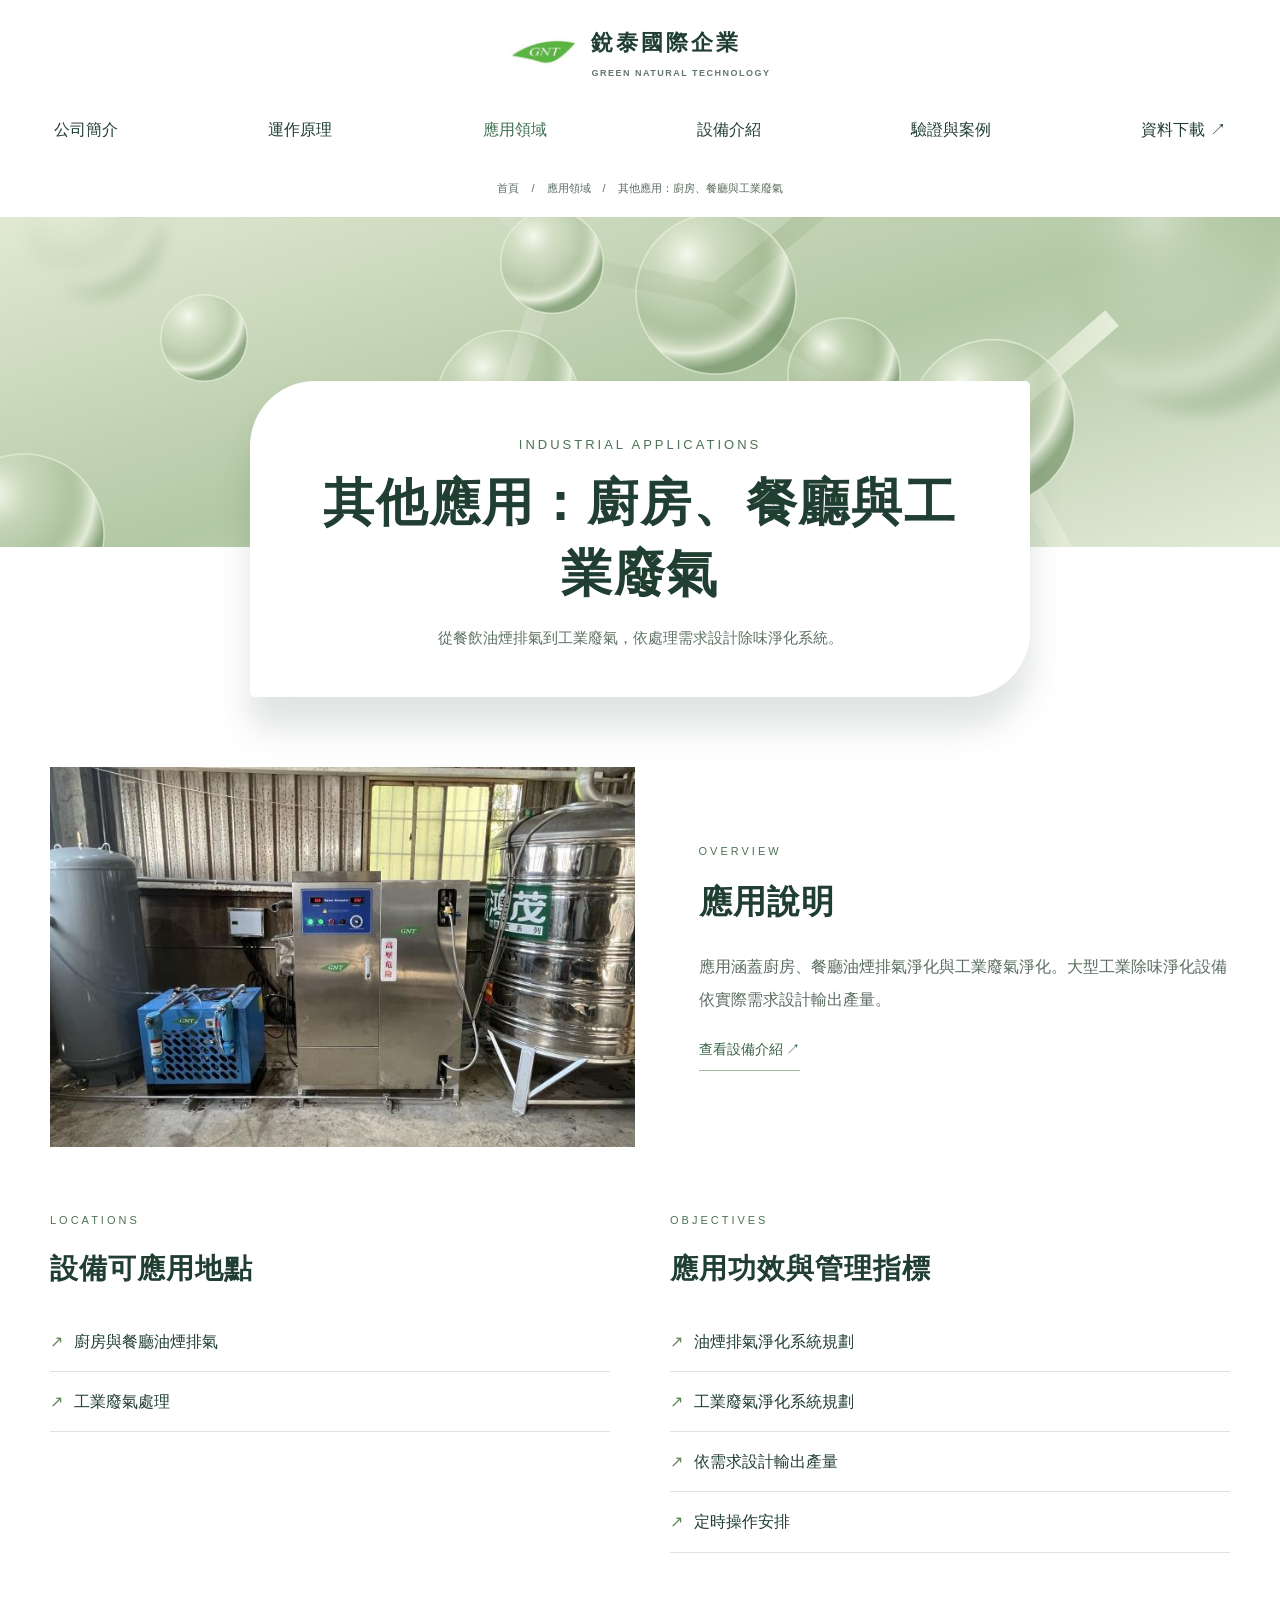
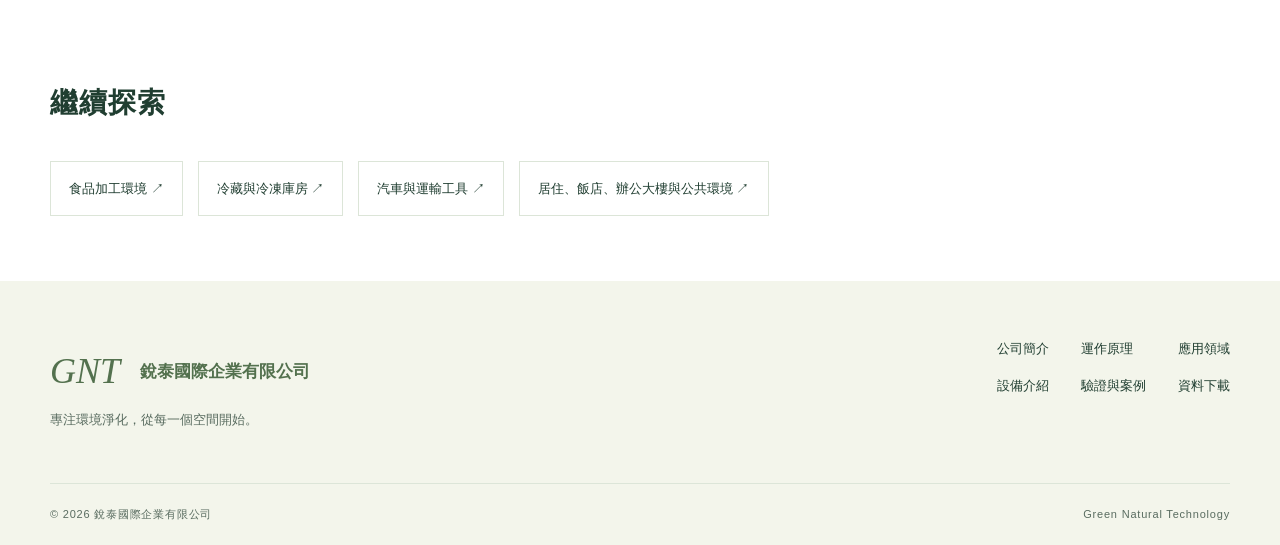
<file: application-industrial.html>
<!doctype html><html lang="zh-Hant"><head><meta charset="utf-8"><meta name="viewport" content="width=device-width, initial-scale=1"><title>其他應用：廚房、餐廳與工業廢氣｜銳泰國際企業有限公司</title><meta name="description" content="銳泰國際企業有限公司 GNT 環境淨化設備。了解其他應用：廚房、餐廳與工業廢氣、食品加工、冷藏冷凍、交通與公共環境應用。"><meta name="theme-color" content="#285642"><link rel="icon" href="assets/logo.jpg"><link rel="stylesheet" href="assets/style.css"><link rel="stylesheet" href="assets/blue-theme.css"><script defer src="assets/main.js"></script></head><body><a class="skip" href="#main">跳至主要內容</a><header class="header"><div class="wrap header-inner"><a class="brand" href="index.html" aria-label="銳泰國際企業 首頁"><img src="assets/logo.jpg" alt="GNT"><span>銳泰國際企業<small>GREEN NATURAL TECHNOLOGY</small></span></a><button class="menu-toggle" type="button" aria-expanded="false" aria-controls="main-nav">選單 <span>☰</span></button><nav id="main-nav" aria-label="主選單"><a href="about.html">公司簡介</a><a href="technology.html">運作原理</a><a href="applications.html" aria-current="page">應用領域</a><a href="equipment.html">設備介紹</a><a href="evidence.html">驗證與案例</a><a class="nav-cta" href="downloads.html">資料下載 ↗</a></nav></div></header><div class="breadcrumb wrap"><a href="index.html">首頁</a><span>/</span><a href="applications.html">應用領域</a><span>/</span><span>其他應用：廚房、餐廳與工業廢氣</span></div><main id="main"><div class="page-banner"><section class="page-intro wrap"><span class="eyebrow">INDUSTRIAL APPLICATIONS</span><h1>其他應用：廚房、餐廳與工業廢氣</h1><p>從餐飲油煙排氣到工業廢氣，依處理需求設計除味淨化系統。</p></section></div><div class="wrap"><section class="application-lead"><img class="" src="assets/industrial.jpg" alt="其他應用：廚房、餐廳與工業廢氣設備或實際安裝照片"><div><span class="eyebrow">OVERVIEW</span><h2>應用說明</h2><p>應用涵蓋廚房、餐廳油煙排氣淨化與工業廢氣淨化。大型工業除味淨化設備依實際需求設計輸出產量。</p><a class="text-link" href="equipment.html">查看設備介紹 ↗</a></div></section><section class="two-columns section"><div><span class="eyebrow">LOCATIONS</span><h2>設備可應用地點</h2><ul class="clean-list"><li>廚房與餐廳油煙排氣</li><li>工業廢氣處理</li></ul></div><div><span class="eyebrow">OBJECTIVES</span><h2>應用功效與管理指標</h2><ul class="clean-list"><li>油煙排氣淨化系統規劃</li><li>工業廢氣淨化系統規劃</li><li>依需求設計輸出產量</li><li>定時操作安排</li></ul></div></section><div class="related section"><h2>繼續探索</h2><a class="" href="application-food.html">食品加工環境 ↗</a><a class="" href="application-cold-storage.html">冷藏與冷凍庫房 ↗</a><a class="" href="application-transport.html">汽車與運輸工具 ↗</a><a class="" href="application-buildings.html">居住、飯店、辦公大樓與公共環境 ↗</a></div></div></main><footer><div class="wrap footer-top"><div><a class="footer-brand" href="index.html">GNT<span>銳泰國際企業有限公司</span></a><p>專注環境淨化，從每一個空間開始。</p></div><div class="footer-links"><a class="" href="about.html">公司簡介</a><a class="" href="technology.html">運作原理</a><a class="" href="applications.html">應用領域</a><a class="" href="equipment.html">設備介紹</a><a class="" href="evidence.html">驗證與案例</a><a class="" href="downloads.html">資料下載</a></div></div><div class="wrap footer-bottom"><span>© 2026 銳泰國際企業有限公司</span><span>Green Natural Technology</span></div></footer></body></html>
</file>
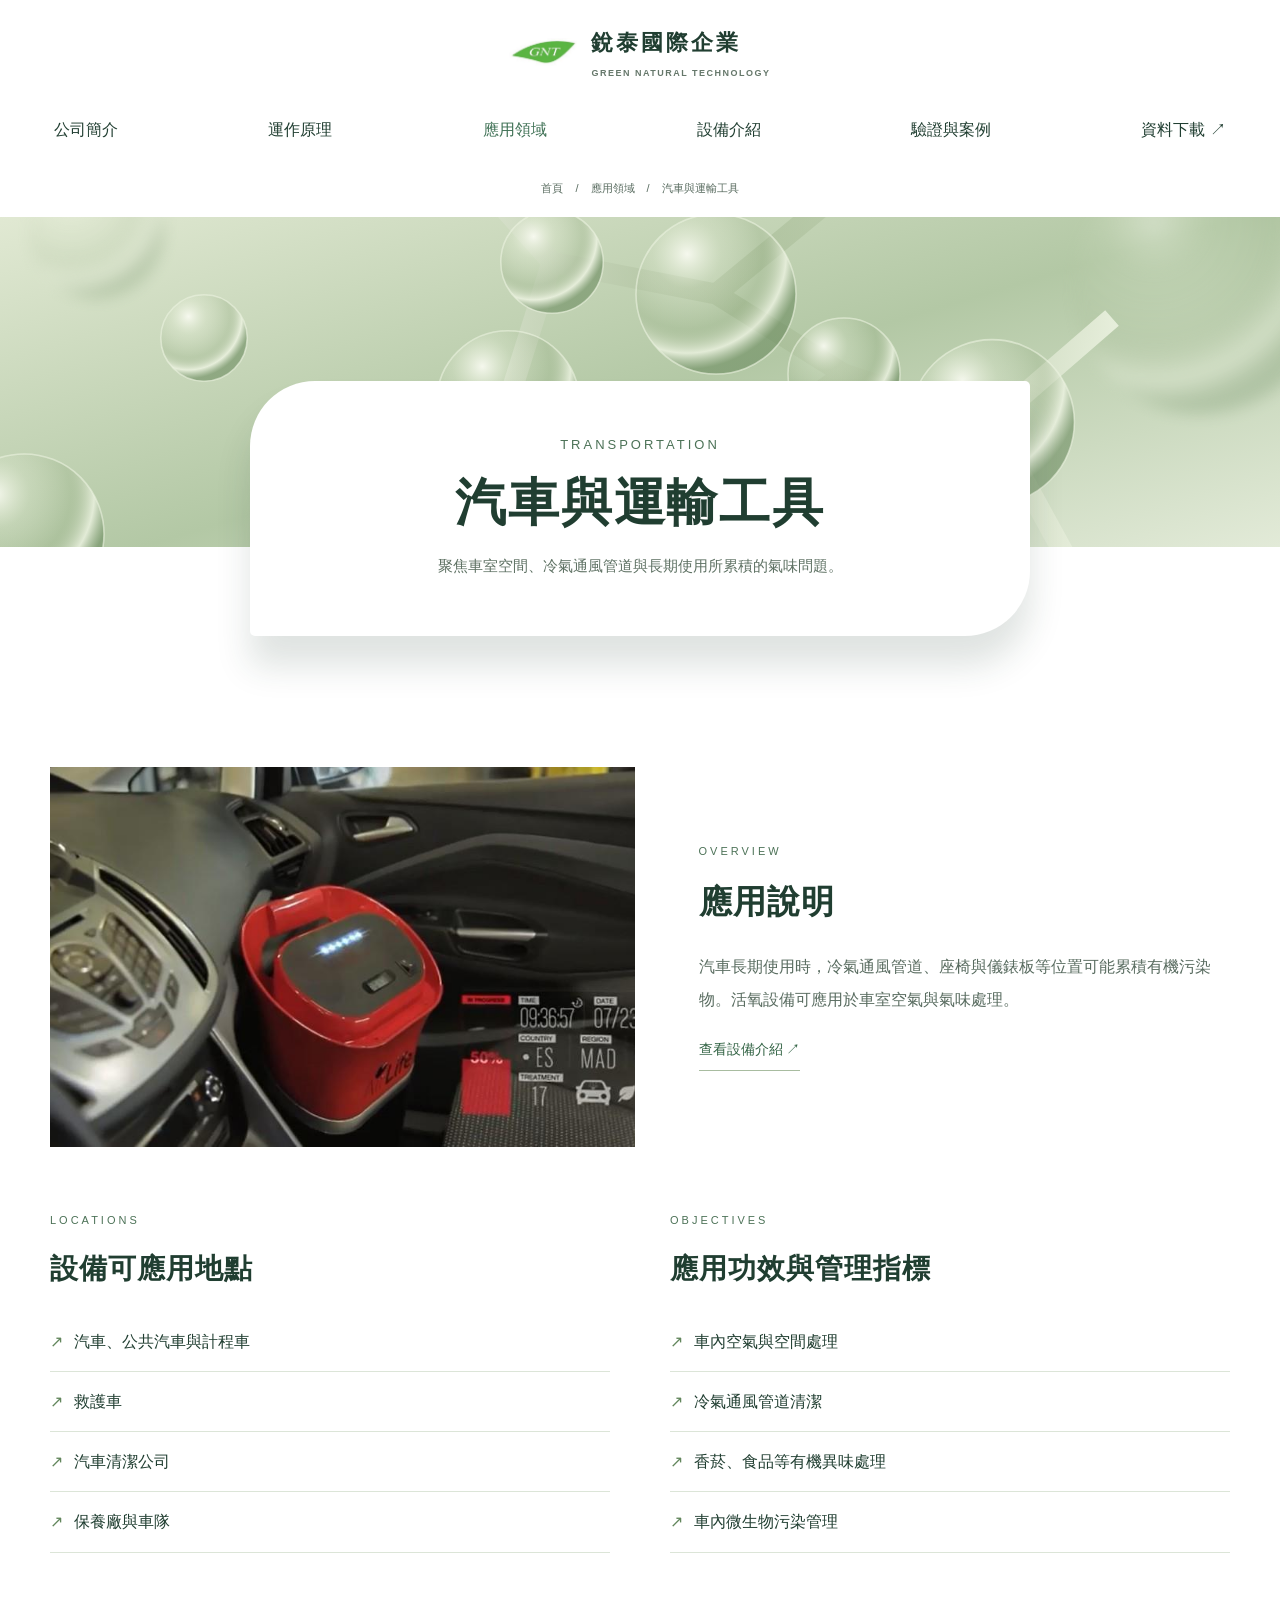
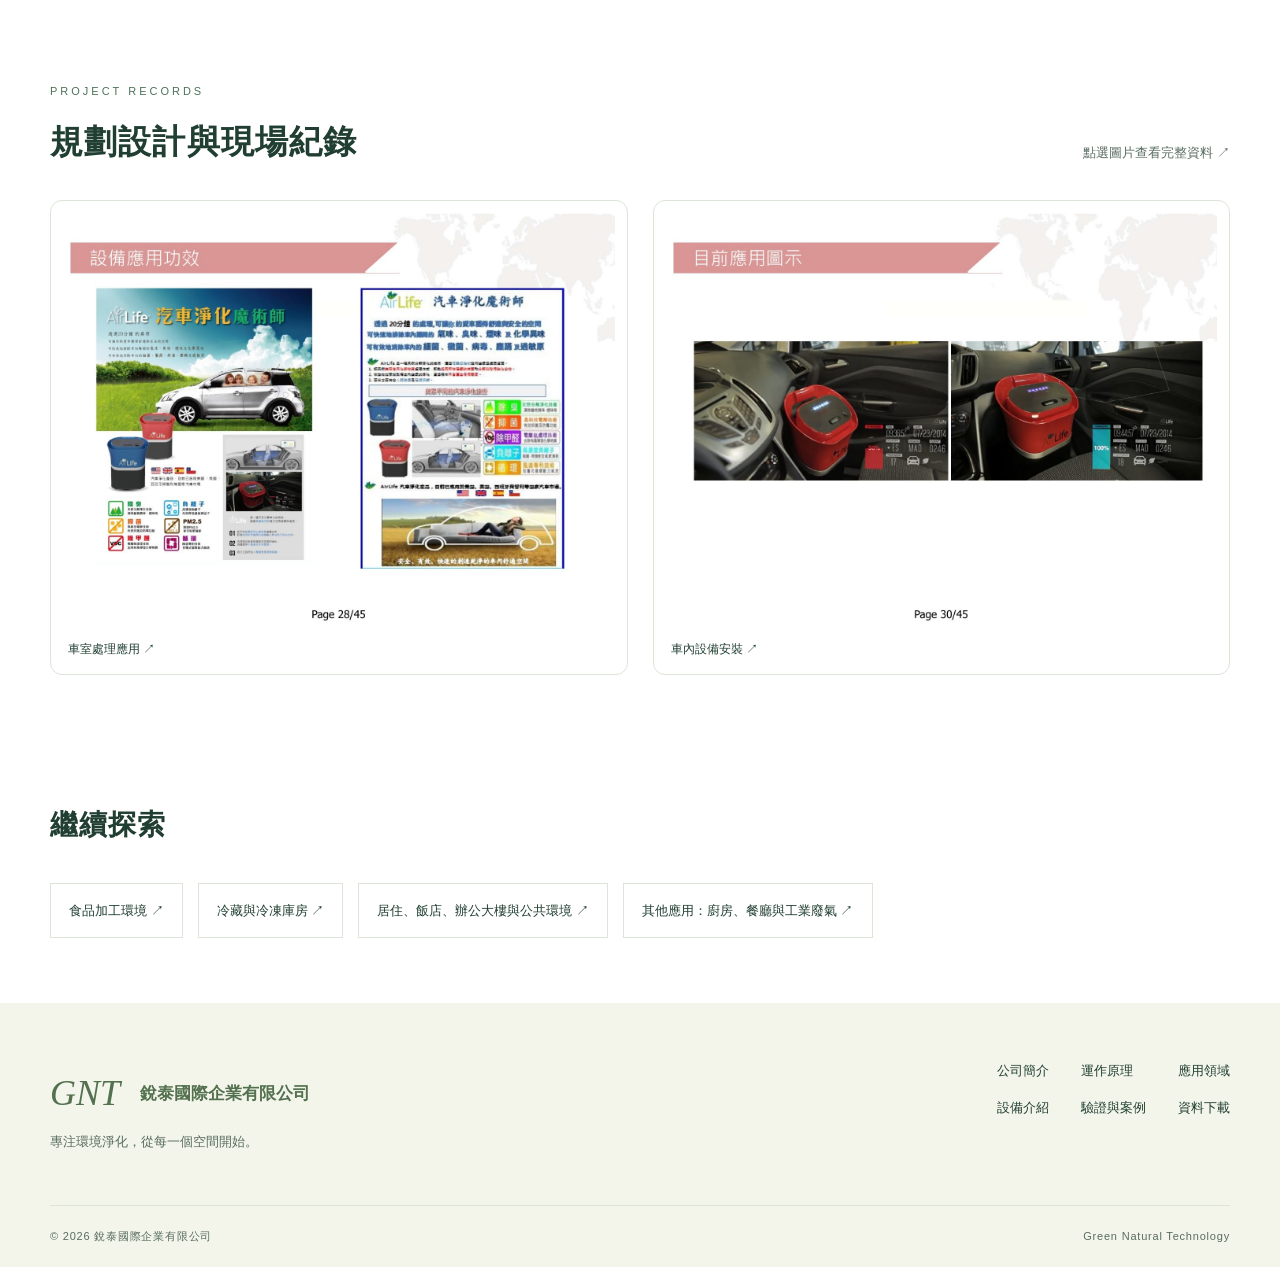
<file: application-transport.html>
<!doctype html><html lang="zh-Hant"><head><meta charset="utf-8"><meta name="viewport" content="width=device-width, initial-scale=1"><title>汽車與運輸工具｜銳泰國際企業有限公司</title><meta name="description" content="銳泰國際企業有限公司 GNT 環境淨化設備。了解汽車與運輸工具、食品加工、冷藏冷凍、交通與公共環境應用。"><meta name="theme-color" content="#285642"><link rel="icon" href="assets/logo.jpg"><link rel="stylesheet" href="assets/style.css"><link rel="stylesheet" href="assets/blue-theme.css"><script defer src="assets/main.js"></script></head><body><a class="skip" href="#main">跳至主要內容</a><header class="header"><div class="wrap header-inner"><a class="brand" href="index.html" aria-label="銳泰國際企業 首頁"><img src="assets/logo.jpg" alt="GNT"><span>銳泰國際企業<small>GREEN NATURAL TECHNOLOGY</small></span></a><button class="menu-toggle" type="button" aria-expanded="false" aria-controls="main-nav">選單 <span>☰</span></button><nav id="main-nav" aria-label="主選單"><a href="about.html">公司簡介</a><a href="technology.html">運作原理</a><a href="applications.html" aria-current="page">應用領域</a><a href="equipment.html">設備介紹</a><a href="evidence.html">驗證與案例</a><a class="nav-cta" href="downloads.html">資料下載 ↗</a></nav></div></header><div class="breadcrumb wrap"><a href="index.html">首頁</a><span>/</span><a href="applications.html">應用領域</a><span>/</span><span>汽車與運輸工具</span></div><main id="main"><div class="page-banner"><section class="page-intro wrap"><span class="eyebrow">TRANSPORTATION</span><h1>汽車與運輸工具</h1><p>聚焦車室空間、冷氣通風管道與長期使用所累積的氣味問題。</p></section></div><div class="wrap"><section class="application-lead"><img class="" src="assets/vehicle.jpg" alt="汽車與運輸工具設備或實際安裝照片"><div><span class="eyebrow">OVERVIEW</span><h2>應用說明</h2><p>汽車長期使用時，冷氣通風管道、座椅與儀錶板等位置可能累積有機污染物。活氧設備可應用於車室空氣與氣味處理。</p><a class="text-link" href="equipment.html">查看設備介紹 ↗</a></div></section><section class="two-columns section"><div><span class="eyebrow">LOCATIONS</span><h2>設備可應用地點</h2><ul class="clean-list"><li>汽車、公共汽車與計程車</li><li>救護車</li><li>汽車清潔公司</li><li>保養廠與車隊</li></ul></div><div><span class="eyebrow">OBJECTIVES</span><h2>應用功效與管理指標</h2><ul class="clean-list"><li>車內空氣與空間處理</li><li>冷氣通風管道清潔</li><li>香菸、食品等有機異味處理</li><li>車內微生物污染管理</li></ul></div></section><section class="section"><div class="section-head"><div><span class="eyebrow">PROJECT RECORDS</span><h2>規劃設計與現場紀錄</h2></div><span>點選圖片查看完整資料 ↗</span></div><div class="gallery"><a href="assets/source-28.jpg" target="_blank" rel="noopener"><img loading="lazy" src="assets/source-28.jpg" alt="車室處理應用"><span>車室處理應用 ↗</span></a><a href="assets/source-30.jpg" target="_blank" rel="noopener"><img loading="lazy" src="assets/source-30.jpg" alt="車內設備安裝"><span>車內設備安裝 ↗</span></a></div></section><div class="related section"><h2>繼續探索</h2><a class="" href="application-food.html">食品加工環境 ↗</a><a class="" href="application-cold-storage.html">冷藏與冷凍庫房 ↗</a><a class="" href="application-buildings.html">居住、飯店、辦公大樓與公共環境 ↗</a><a class="" href="application-industrial.html">其他應用：廚房、餐廳與工業廢氣 ↗</a></div></div></main><footer><div class="wrap footer-top"><div><a class="footer-brand" href="index.html">GNT<span>銳泰國際企業有限公司</span></a><p>專注環境淨化，從每一個空間開始。</p></div><div class="footer-links"><a class="" href="about.html">公司簡介</a><a class="" href="technology.html">運作原理</a><a class="" href="applications.html">應用領域</a><a class="" href="equipment.html">設備介紹</a><a class="" href="evidence.html">驗證與案例</a><a class="" href="downloads.html">資料下載</a></div></div><div class="wrap footer-bottom"><span>© 2026 銳泰國際企業有限公司</span><span>Green Natural Technology</span></div></footer></body></html>
</file>
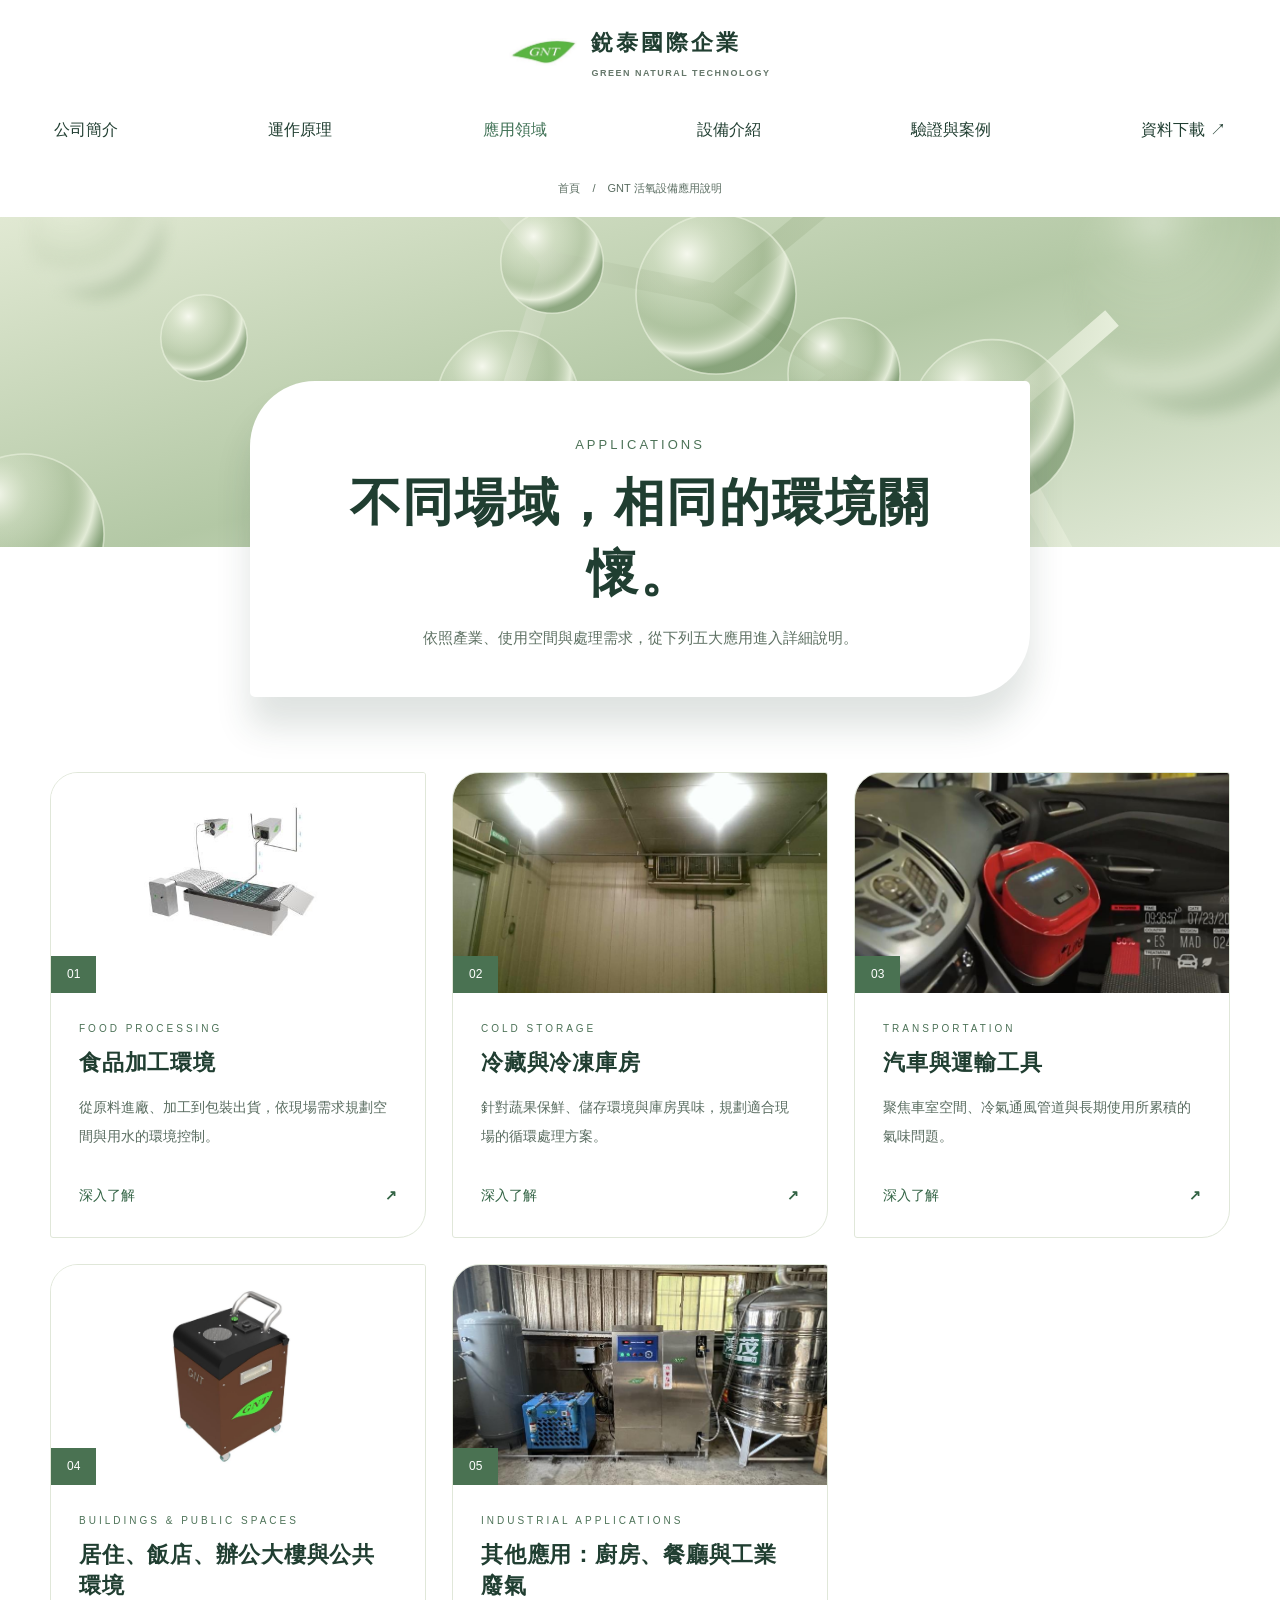
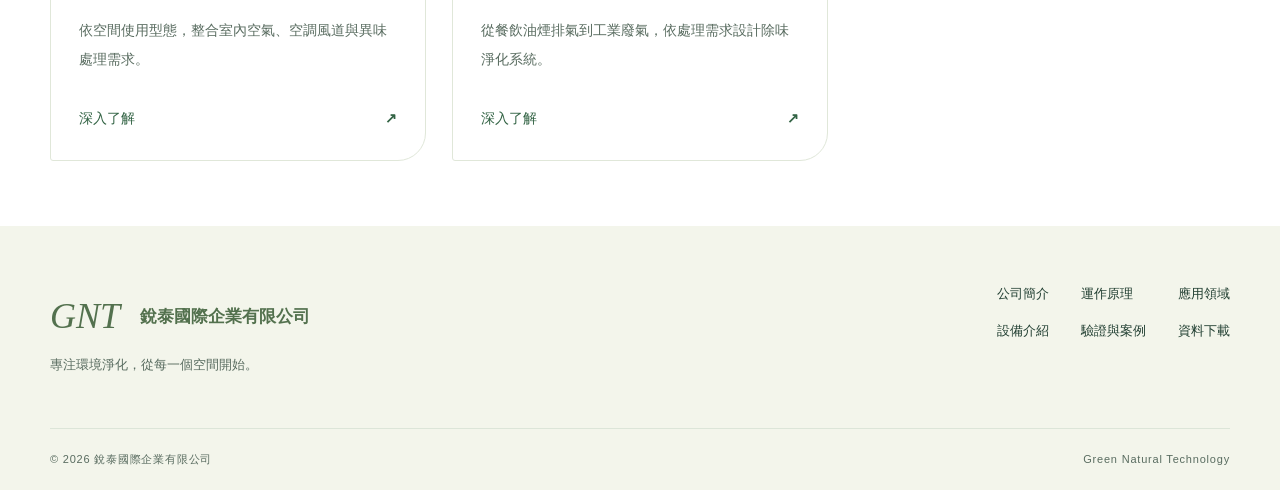
<file: applications.html>
<!doctype html><html lang="zh-Hant"><head><meta charset="utf-8"><meta name="viewport" content="width=device-width, initial-scale=1"><title>GNT 活氧設備應用說明｜銳泰國際企業有限公司</title><meta name="description" content="銳泰國際企業有限公司 GNT 環境淨化設備。了解GNT 活氧設備應用說明、食品加工、冷藏冷凍、交通與公共環境應用。"><meta name="theme-color" content="#285642"><link rel="icon" href="assets/logo.jpg"><link rel="stylesheet" href="assets/style.css"><link rel="stylesheet" href="assets/blue-theme.css"><script defer src="assets/main.js"></script></head><body><a class="skip" href="#main">跳至主要內容</a><header class="header"><div class="wrap header-inner"><a class="brand" href="index.html" aria-label="銳泰國際企業 首頁"><img src="assets/logo.jpg" alt="GNT"><span>銳泰國際企業<small>GREEN NATURAL TECHNOLOGY</small></span></a><button class="menu-toggle" type="button" aria-expanded="false" aria-controls="main-nav">選單 <span>☰</span></button><nav id="main-nav" aria-label="主選單"><a href="about.html">公司簡介</a><a href="technology.html">運作原理</a><a href="applications.html" aria-current="page">應用領域</a><a href="equipment.html">設備介紹</a><a href="evidence.html">驗證與案例</a><a class="nav-cta" href="downloads.html">資料下載 ↗</a></nav></div></header><div class="breadcrumb wrap"><a href="index.html">首頁</a><span>/</span><span>GNT 活氧設備應用說明</span></div><main id="main"><div class="page-banner"><section class="page-intro wrap"><span class="eyebrow">APPLICATIONS</span><h1>不同場域，<br>相同的環境關懷。</h1><p>依照產業、使用空間與處理需求，從下列五大應用進入詳細說明。</p></section></div><section class="wrap section"><div class="app-grid"><a class="app-card" href="application-food.html"><div class="card-image contain"><img src="assets/water.jpg" loading="lazy" alt="食品加工環境相關設備或現場照片"><span>01</span></div><div class="card-body"><span class="eyebrow">FOOD PROCESSING</span><h3>食品加工環境</h3><p>從原料進廠、加工到包裝出貨，依現場需求規劃空間與用水的環境控制。</p><span class="text-link">深入了解 <b>↗</b></span></div></a><a class="app-card" href="application-cold-storage.html"><div class="card-image "><img src="assets/cold-room.jpg" loading="lazy" alt="冷藏與冷凍庫房相關設備或現場照片"><span>02</span></div><div class="card-body"><span class="eyebrow">COLD STORAGE</span><h3>冷藏與冷凍庫房</h3><p>針對蔬果保鮮、儲存環境與庫房異味，規劃適合現場的循環處理方案。</p><span class="text-link">深入了解 <b>↗</b></span></div></a><a class="app-card" href="application-transport.html"><div class="card-image "><img src="assets/vehicle.jpg" loading="lazy" alt="汽車與運輸工具相關設備或現場照片"><span>03</span></div><div class="card-body"><span class="eyebrow">TRANSPORTATION</span><h3>汽車與運輸工具</h3><p>聚焦車室空間、冷氣通風管道與長期使用所累積的氣味問題。</p><span class="text-link">深入了解 <b>↗</b></span></div></a><a class="app-card" href="application-buildings.html"><div class="card-image contain"><img src="assets/mobile.jpg" loading="lazy" alt="居住、飯店、辦公大樓與公共環境相關設備或現場照片"><span>04</span></div><div class="card-body"><span class="eyebrow">BUILDINGS & PUBLIC SPACES</span><h3>居住、飯店、辦公大樓與公共環境</h3><p>依空間使用型態，整合室內空氣、空調風道與異味處理需求。</p><span class="text-link">深入了解 <b>↗</b></span></div></a><a class="app-card" href="application-industrial.html"><div class="card-image "><img src="assets/industrial.jpg" loading="lazy" alt="其他應用：廚房、餐廳與工業廢氣相關設備或現場照片"><span>05</span></div><div class="card-body"><span class="eyebrow">INDUSTRIAL APPLICATIONS</span><h3>其他應用：廚房、餐廳與工業廢氣</h3><p>從餐飲油煙排氣到工業廢氣，依處理需求設計除味淨化系統。</p><span class="text-link">深入了解 <b>↗</b></span></div></a></div></section></main><footer><div class="wrap footer-top"><div><a class="footer-brand" href="index.html">GNT<span>銳泰國際企業有限公司</span></a><p>專注環境淨化，從每一個空間開始。</p></div><div class="footer-links"><a class="" href="about.html">公司簡介</a><a class="" href="technology.html">運作原理</a><a class="" href="applications.html">應用領域</a><a class="" href="equipment.html">設備介紹</a><a class="" href="evidence.html">驗證與案例</a><a class="" href="downloads.html">資料下載</a></div></div><div class="wrap footer-bottom"><span>© 2026 銳泰國際企業有限公司</span><span>Green Natural Technology</span></div></footer></body></html>
</file>
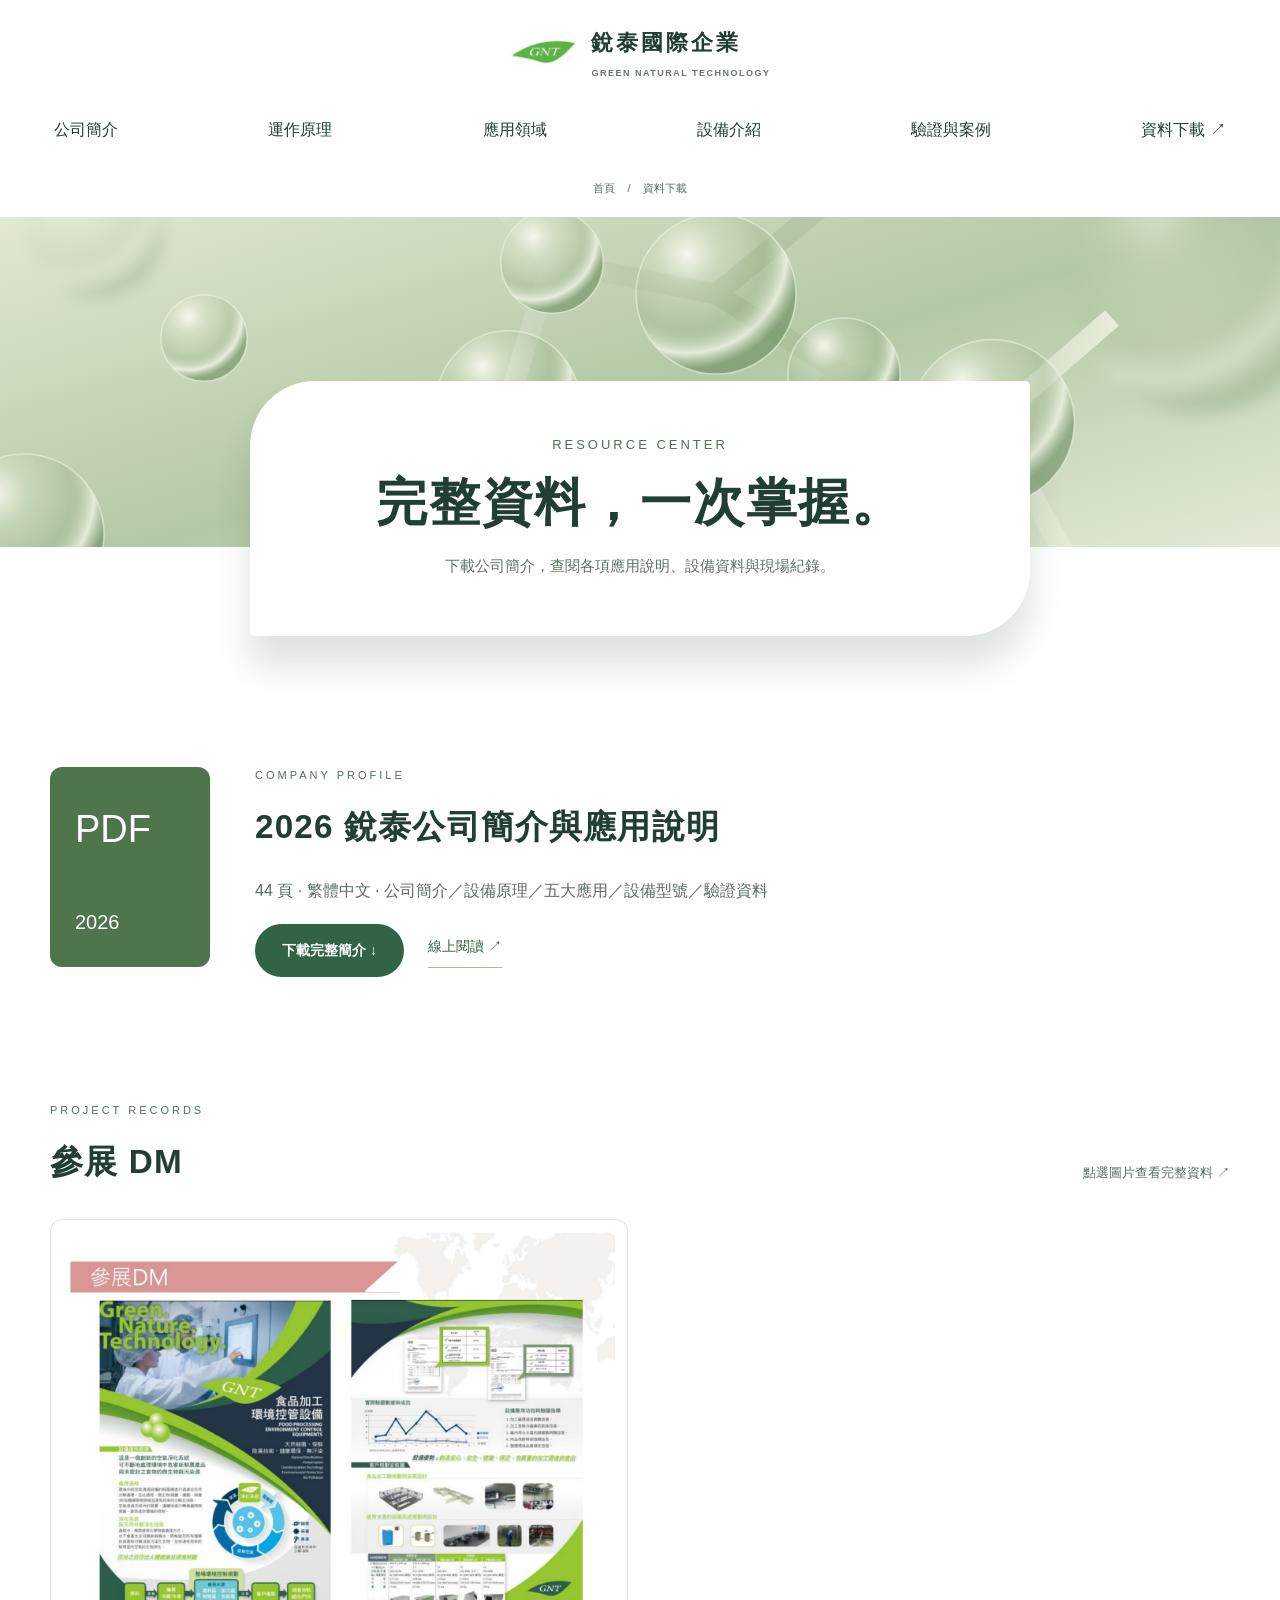
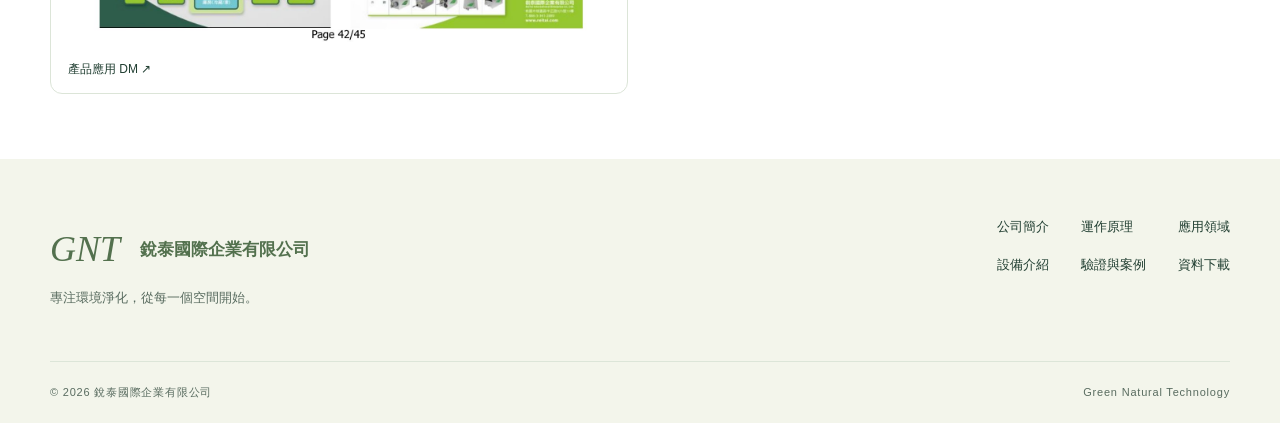
<file: downloads.html>
<!doctype html><html lang="zh-Hant"><head><meta charset="utf-8"><meta name="viewport" content="width=device-width, initial-scale=1"><title>資料下載｜銳泰國際企業有限公司</title><meta name="description" content="銳泰國際企業有限公司 GNT 環境淨化設備。了解資料下載、食品加工、冷藏冷凍、交通與公共環境應用。"><meta name="theme-color" content="#285642"><link rel="icon" href="assets/logo.jpg"><link rel="stylesheet" href="assets/style.css"><link rel="stylesheet" href="assets/blue-theme.css"><script defer src="assets/main.js"></script></head><body><a class="skip" href="#main">跳至主要內容</a><header class="header"><div class="wrap header-inner"><a class="brand" href="index.html" aria-label="銳泰國際企業 首頁"><img src="assets/logo.jpg" alt="GNT"><span>銳泰國際企業<small>GREEN NATURAL TECHNOLOGY</small></span></a><button class="menu-toggle" type="button" aria-expanded="false" aria-controls="main-nav">選單 <span>☰</span></button><nav id="main-nav" aria-label="主選單"><a href="about.html">公司簡介</a><a href="technology.html">運作原理</a><a href="applications.html">應用領域</a><a href="equipment.html">設備介紹</a><a href="evidence.html">驗證與案例</a><a class="nav-cta" href="downloads.html">資料下載 ↗</a></nav></div></header><div class="breadcrumb wrap"><a href="index.html">首頁</a><span>/</span><span>資料下載</span></div><main id="main"><div class="page-banner"><section class="page-intro wrap"><span class="eyebrow">RESOURCE CENTER</span><h1>完整資料，<br>一次掌握。</h1><p>下載公司簡介，查閱各項應用說明、設備資料與現場紀錄。</p></section></div><div class="wrap"><section class="download-box"><div class="pdf-icon">PDF<small>2026</small></div><div><span class="eyebrow">COMPANY PROFILE</span><h2>2026 銳泰公司簡介與應用說明</h2><p>44 頁 · 繁體中文 · 公司簡介／設備原理／五大應用／設備型號／驗證資料</p><div class="actions"><a class="button dark" href="assets/company-profile-2026.pdf" download>下載完整簡介 ↓</a><a class="text-link" href="assets/company-profile-2026.pdf" target="_blank" rel="noopener">線上閱讀 ↗</a></div></div></section><section class="section"><div class="section-head"><div><span class="eyebrow">PROJECT RECORDS</span><h2>參展 DM</h2></div><span>點選圖片查看完整資料 ↗</span></div><div class="gallery"><a href="assets/source-42.jpg" target="_blank" rel="noopener"><img loading="lazy" src="assets/source-42.jpg" alt="產品應用 DM"><span>產品應用 DM ↗</span></a></div></section></div></main><footer><div class="wrap footer-top"><div><a class="footer-brand" href="index.html">GNT<span>銳泰國際企業有限公司</span></a><p>專注環境淨化，從每一個空間開始。</p></div><div class="footer-links"><a class="" href="about.html">公司簡介</a><a class="" href="technology.html">運作原理</a><a class="" href="applications.html">應用領域</a><a class="" href="equipment.html">設備介紹</a><a class="" href="evidence.html">驗證與案例</a><a class="" href="downloads.html">資料下載</a></div></div><div class="wrap footer-bottom"><span>© 2026 銳泰國際企業有限公司</span><span>Green Natural Technology</span></div></footer></body></html>
</file>
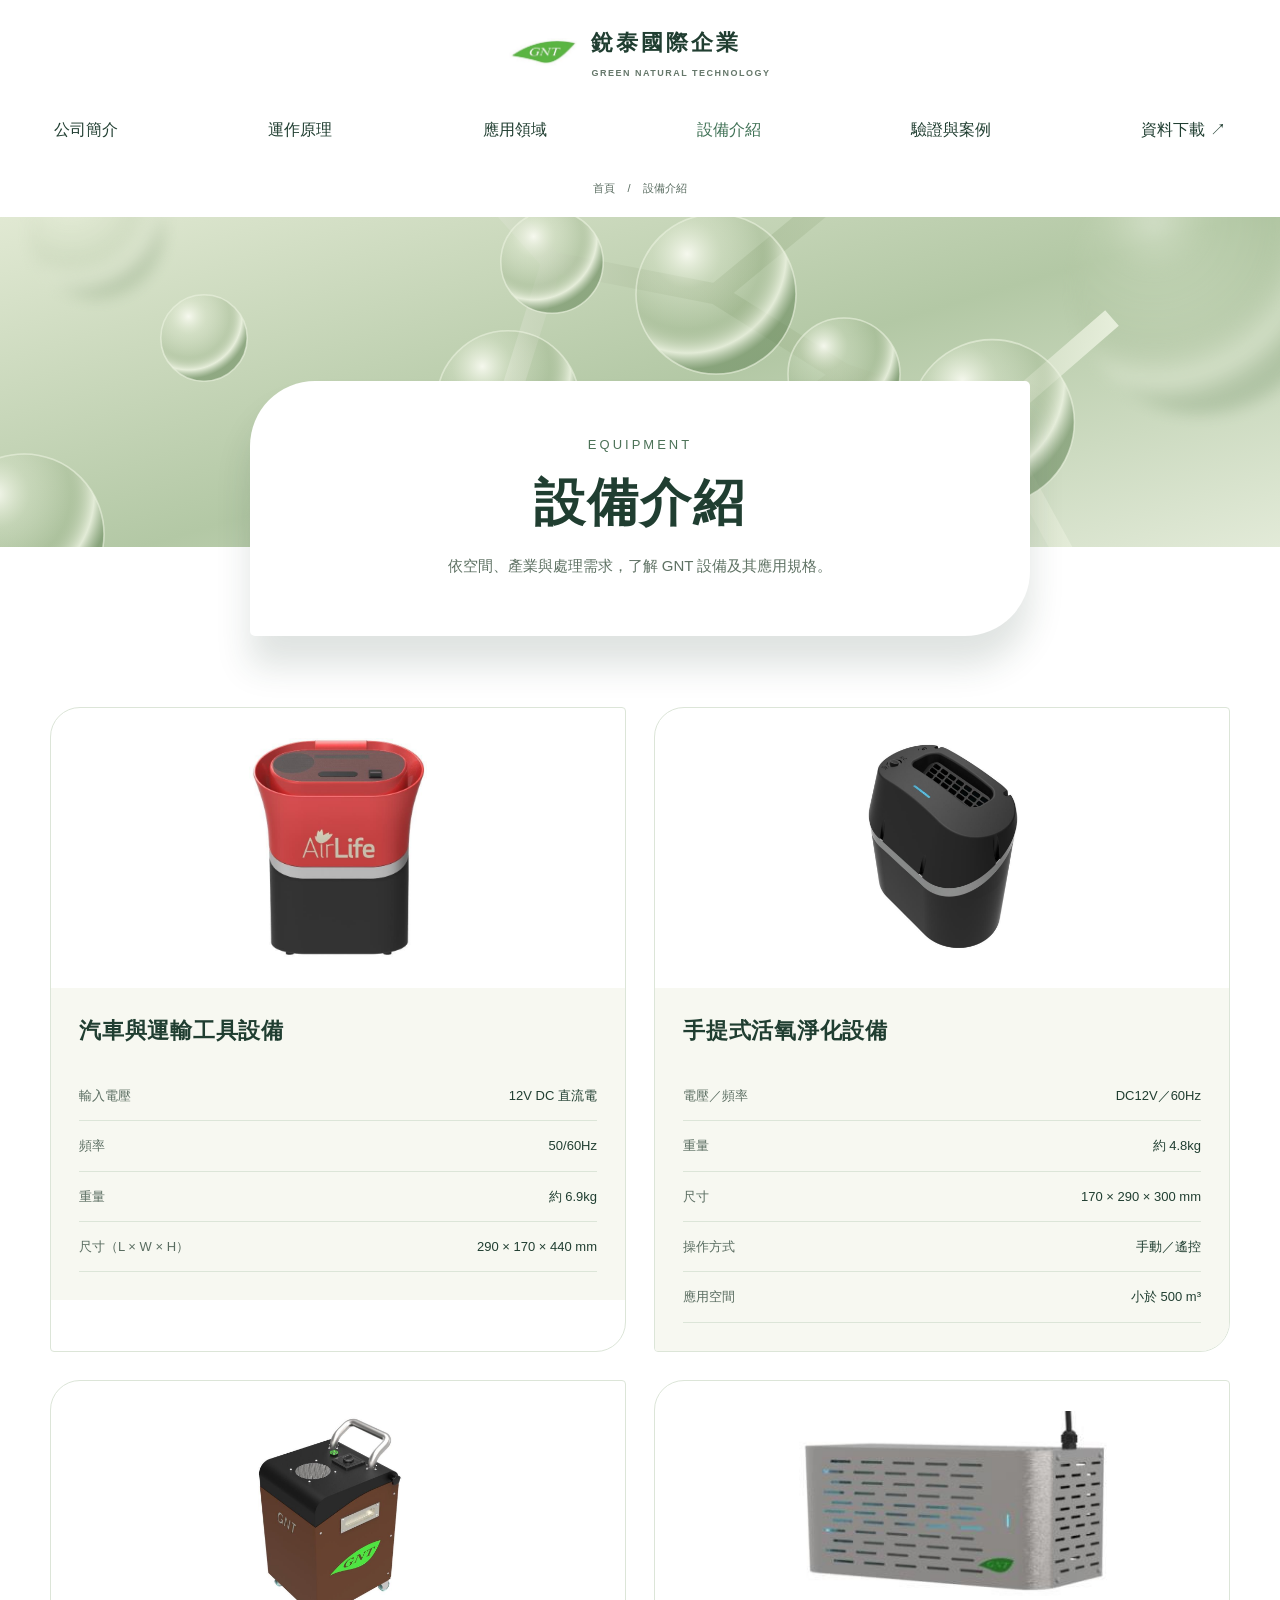
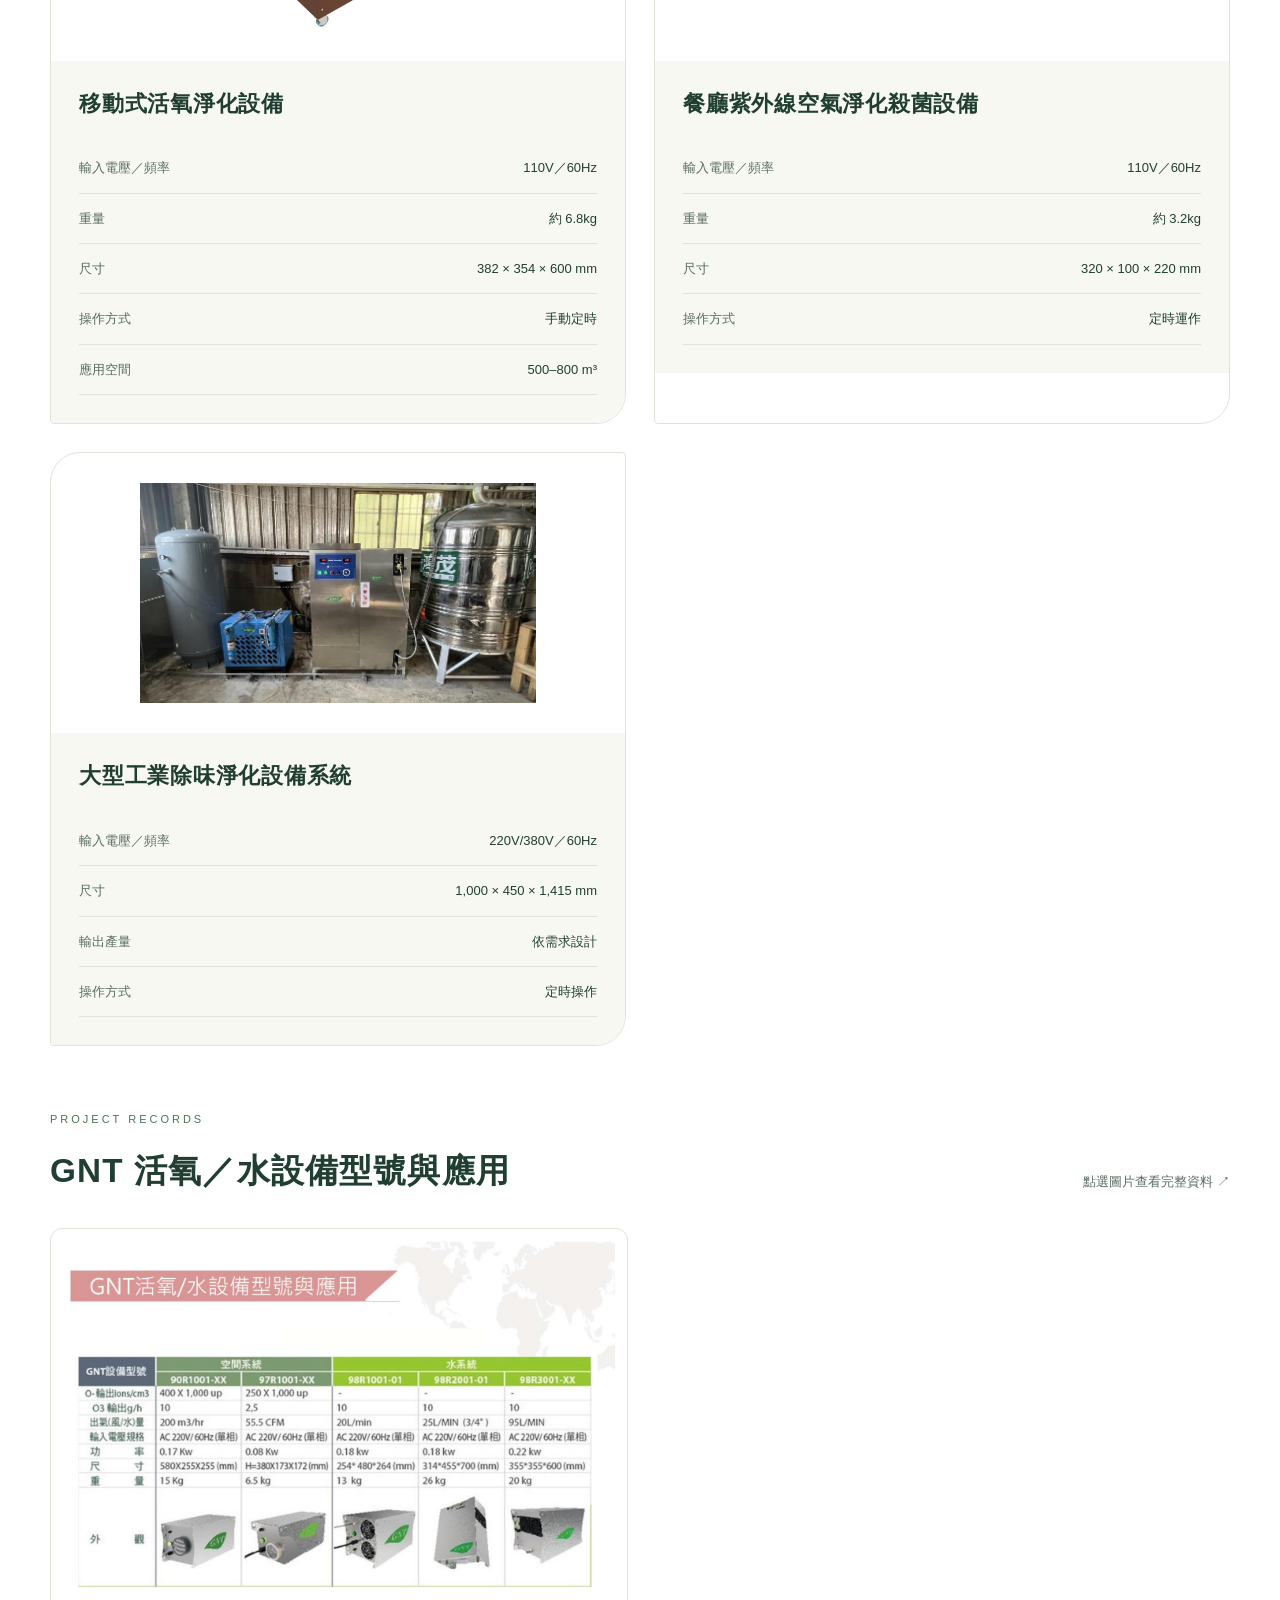
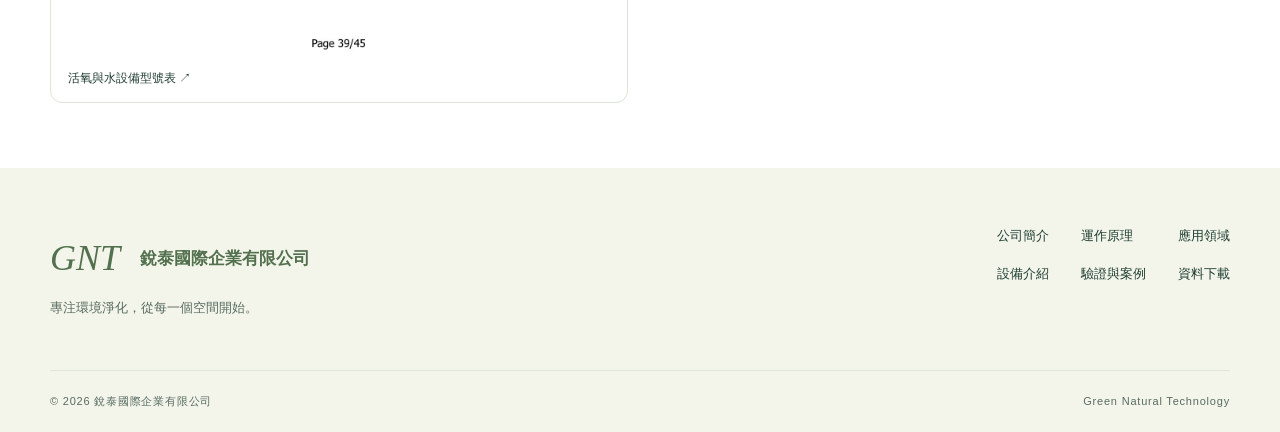
<file: equipment.html>
<!doctype html><html lang="zh-Hant"><head><meta charset="utf-8"><meta name="viewport" content="width=device-width, initial-scale=1"><title>設備介紹｜銳泰國際企業有限公司</title><meta name="description" content="銳泰國際企業有限公司 GNT 環境淨化設備。了解設備介紹、食品加工、冷藏冷凍、交通與公共環境應用。"><meta name="theme-color" content="#285642"><link rel="icon" href="assets/logo.jpg"><link rel="stylesheet" href="assets/style.css"><link rel="stylesheet" href="assets/blue-theme.css"><script defer src="assets/main.js"></script></head><body><a class="skip" href="#main">跳至主要內容</a><header class="header"><div class="wrap header-inner"><a class="brand" href="index.html" aria-label="銳泰國際企業 首頁"><img src="assets/logo.jpg" alt="GNT"><span>銳泰國際企業<small>GREEN NATURAL TECHNOLOGY</small></span></a><button class="menu-toggle" type="button" aria-expanded="false" aria-controls="main-nav">選單 <span>☰</span></button><nav id="main-nav" aria-label="主選單"><a href="about.html">公司簡介</a><a href="technology.html">運作原理</a><a href="applications.html">應用領域</a><a href="equipment.html" aria-current="page">設備介紹</a><a href="evidence.html">驗證與案例</a><a class="nav-cta" href="downloads.html">資料下載 ↗</a></nav></div></header><div class="breadcrumb wrap"><a href="index.html">首頁</a><span>/</span><span>設備介紹</span></div><main id="main"><div class="page-banner"><section class="page-intro wrap"><span class="eyebrow">EQUIPMENT</span><h1>設備介紹</h1><p>依空間、產業與處理需求，了解 GNT 設備及其應用規格。</p></section></div><div class="wrap"><div class="product-grid"><article class="product"><img loading="lazy" src="assets/vehicle-unit.jpg" alt="汽車與運輸工具設備"><div><h2>汽車與運輸工具設備</h2><dl><div><dt>輸入電壓</dt><dd>12V DC 直流電</dd></div><div><dt>頻率</dt><dd>50/60Hz</dd></div><div><dt>重量</dt><dd>約 6.9kg</dd></div><div><dt>尺寸（L × W × H）</dt><dd>290 × 170 × 440 mm</dd></div></dl></div></article><article class="product"><img loading="lazy" src="assets/portable.jpg" alt="手提式活氧淨化設備"><div><h2>手提式活氧淨化設備</h2><dl><div><dt>電壓／頻率</dt><dd>DC12V／60Hz</dd></div><div><dt>重量</dt><dd>約 4.8kg</dd></div><div><dt>尺寸</dt><dd>170 × 290 × 300 mm</dd></div><div><dt>操作方式</dt><dd>手動／遙控</dd></div><div><dt>應用空間</dt><dd>小於 500 m³</dd></div></dl></div></article><article class="product"><img loading="lazy" src="assets/mobile.jpg" alt="移動式活氧淨化設備"><div><h2>移動式活氧淨化設備</h2><dl><div><dt>輸入電壓／頻率</dt><dd>110V／60Hz</dd></div><div><dt>重量</dt><dd>約 6.8kg</dd></div><div><dt>尺寸</dt><dd>382 × 354 × 600 mm</dd></div><div><dt>操作方式</dt><dd>手動定時</dd></div><div><dt>應用空間</dt><dd>500–800 m³</dd></div></dl></div></article><article class="product"><img loading="lazy" src="assets/uv.jpg" alt="餐廳紫外線空氣淨化殺菌設備"><div><h2>餐廳紫外線空氣淨化殺菌設備</h2><dl><div><dt>輸入電壓／頻率</dt><dd>110V／60Hz</dd></div><div><dt>重量</dt><dd>約 3.2kg</dd></div><div><dt>尺寸</dt><dd>320 × 100 × 220 mm</dd></div><div><dt>操作方式</dt><dd>定時運作</dd></div></dl></div></article><article class="product"><img loading="lazy" src="assets/industrial.jpg" alt="大型工業除味淨化設備系統"><div><h2>大型工業除味淨化設備系統</h2><dl><div><dt>輸入電壓／頻率</dt><dd>220V/380V／60Hz</dd></div><div><dt>尺寸</dt><dd>1,000 × 450 × 1,415 mm</dd></div><div><dt>輸出產量</dt><dd>依需求設計</dd></div><div><dt>操作方式</dt><dd>定時操作</dd></div></dl></div></article></div><section class="section"><div class="section-head"><div><span class="eyebrow">PROJECT RECORDS</span><h2>GNT 活氧／水設備型號與應用</h2></div><span>點選圖片查看完整資料 ↗</span></div><div class="gallery"><a href="assets/source-39.jpg" target="_blank" rel="noopener"><img loading="lazy" src="assets/source-39.jpg" alt="活氧與水設備型號表"><span>活氧與水設備型號表 ↗</span></a></div></section></div></main><footer><div class="wrap footer-top"><div><a class="footer-brand" href="index.html">GNT<span>銳泰國際企業有限公司</span></a><p>專注環境淨化，從每一個空間開始。</p></div><div class="footer-links"><a class="" href="about.html">公司簡介</a><a class="" href="technology.html">運作原理</a><a class="" href="applications.html">應用領域</a><a class="" href="equipment.html">設備介紹</a><a class="" href="evidence.html">驗證與案例</a><a class="" href="downloads.html">資料下載</a></div></div><div class="wrap footer-bottom"><span>© 2026 銳泰國際企業有限公司</span><span>Green Natural Technology</span></div></footer></body></html>
</file>
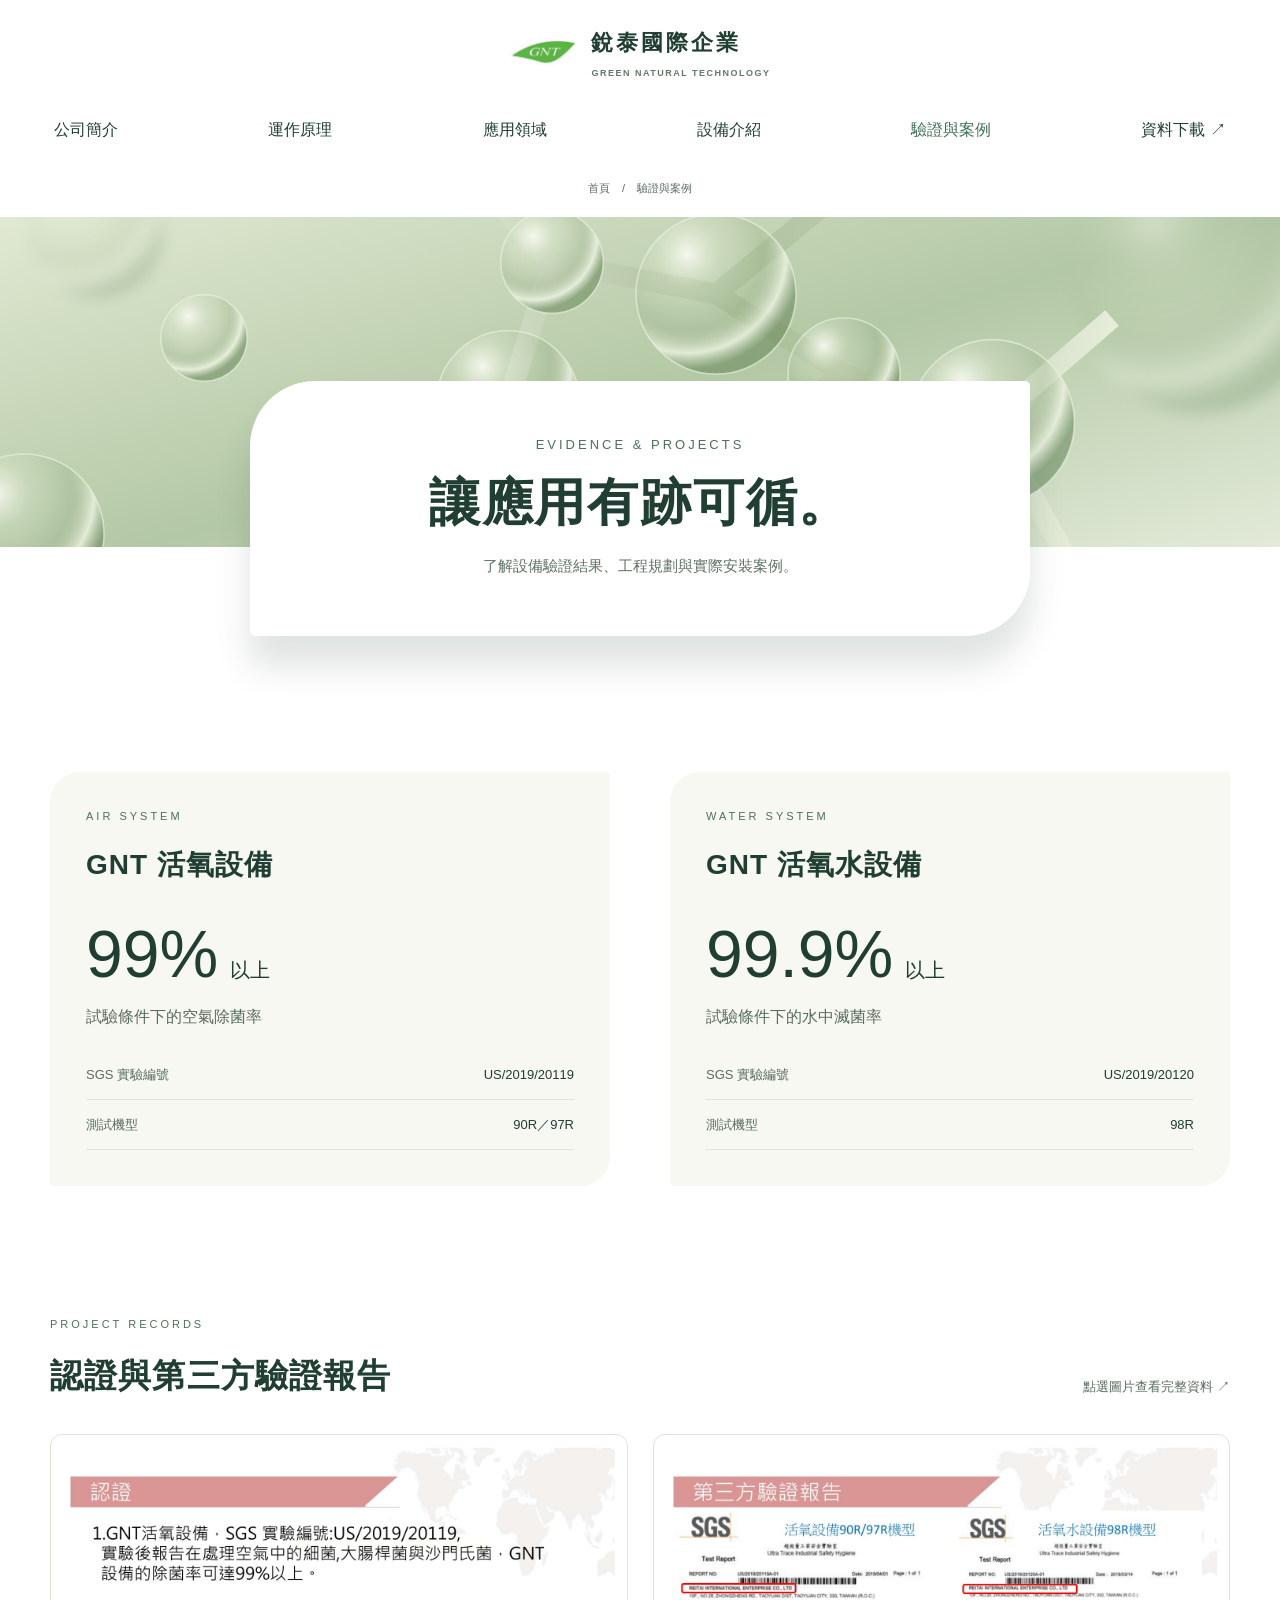
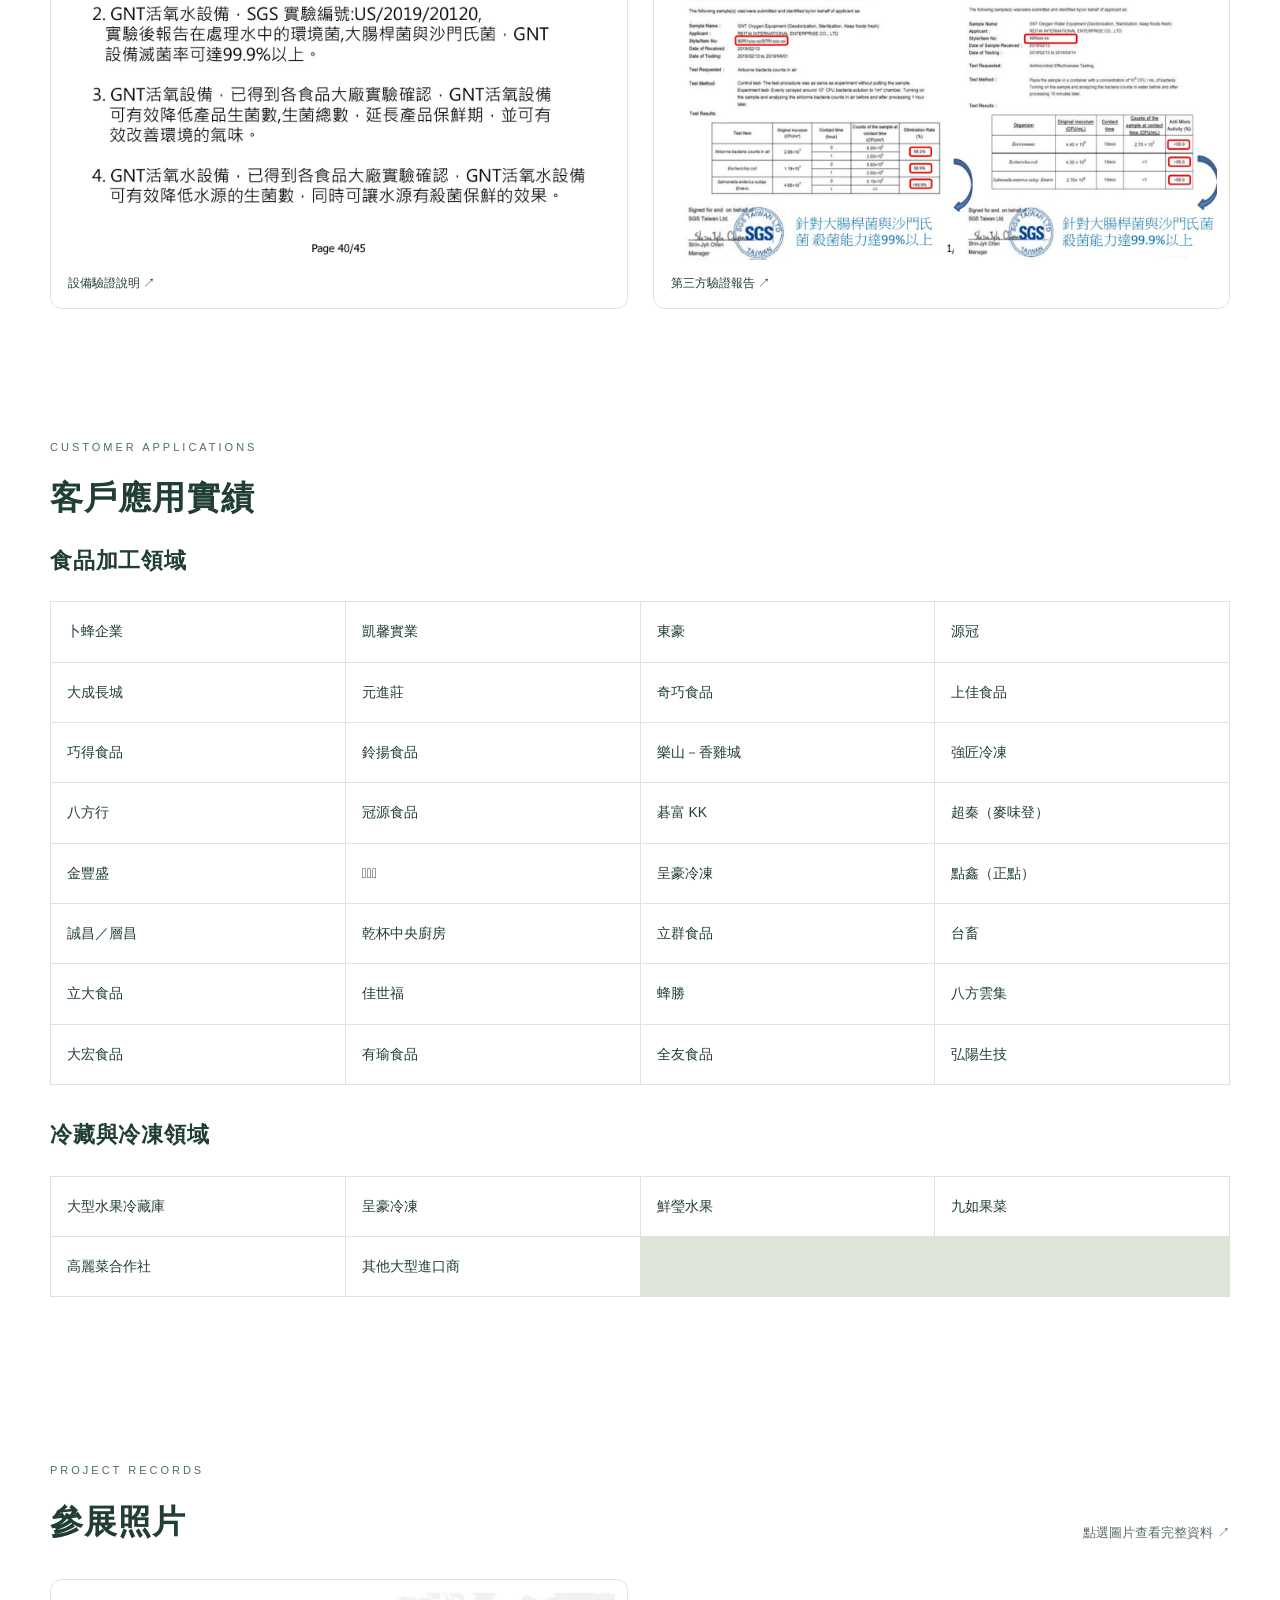
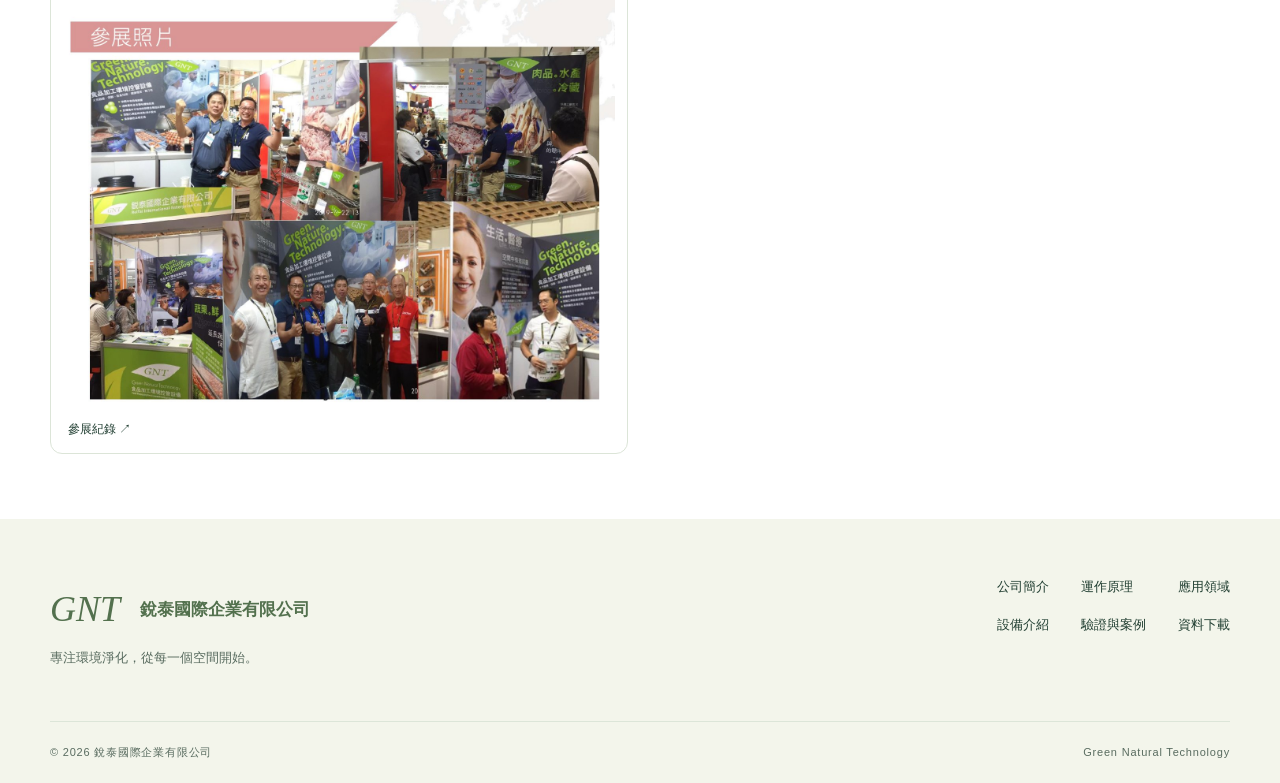
<file: evidence.html>
<!doctype html><html lang="zh-Hant"><head><meta charset="utf-8"><meta name="viewport" content="width=device-width, initial-scale=1"><title>驗證與案例｜銳泰國際企業有限公司</title><meta name="description" content="銳泰國際企業有限公司 GNT 環境淨化設備。了解驗證與案例、食品加工、冷藏冷凍、交通與公共環境應用。"><meta name="theme-color" content="#285642"><link rel="icon" href="assets/logo.jpg"><link rel="stylesheet" href="assets/style.css"><link rel="stylesheet" href="assets/blue-theme.css"><script defer src="assets/main.js"></script></head><body><a class="skip" href="#main">跳至主要內容</a><header class="header"><div class="wrap header-inner"><a class="brand" href="index.html" aria-label="銳泰國際企業 首頁"><img src="assets/logo.jpg" alt="GNT"><span>銳泰國際企業<small>GREEN NATURAL TECHNOLOGY</small></span></a><button class="menu-toggle" type="button" aria-expanded="false" aria-controls="main-nav">選單 <span>☰</span></button><nav id="main-nav" aria-label="主選單"><a href="about.html">公司簡介</a><a href="technology.html">運作原理</a><a href="applications.html">應用領域</a><a href="equipment.html">設備介紹</a><a href="evidence.html" aria-current="page">驗證與案例</a><a class="nav-cta" href="downloads.html">資料下載 ↗</a></nav></div></header><div class="breadcrumb wrap"><a href="index.html">首頁</a><span>/</span><span>驗證與案例</span></div><main id="main"><div class="page-banner"><section class="page-intro wrap"><span class="eyebrow">EVIDENCE & PROJECTS</span><h1>讓應用有跡可循。</h1><p>了解設備驗證結果、工程規劃與實際安裝案例。</p></section></div><div class="wrap"><section class="two-columns section"><article class="report"><span class="eyebrow">AIR SYSTEM</span><h2>GNT 活氧設備</h2><strong>99%<small>以上</small></strong><p>試驗條件下的空氣除菌率</p><dl><div><dt>SGS 實驗編號</dt><dd>US/2019/20119</dd></div><div><dt>測試機型</dt><dd>90R／97R</dd></div></dl></article><article class="report"><span class="eyebrow">WATER SYSTEM</span><h2>GNT 活氧水設備</h2><strong>99.9%<small>以上</small></strong><p>試驗條件下的水中滅菌率</p><dl><div><dt>SGS 實驗編號</dt><dd>US/2019/20120</dd></div><div><dt>測試機型</dt><dd>98R</dd></div></dl></article></section><section class="section"><div class="section-head"><div><span class="eyebrow">PROJECT RECORDS</span><h2>認證與第三方驗證報告</h2></div><span>點選圖片查看完整資料 ↗</span></div><div class="gallery"><a href="assets/source-40.jpg" target="_blank" rel="noopener"><img loading="lazy" src="assets/source-40.jpg" alt="設備驗證說明"><span>設備驗證說明 ↗</span></a><a href="assets/source-41.jpg" target="_blank" rel="noopener"><img loading="lazy" src="assets/source-41.jpg" alt="第三方驗證報告"><span>第三方驗證報告 ↗</span></a></div></section><section class="section"><span class="eyebrow">CUSTOMER APPLICATIONS</span><h2>客戶應用實績</h2><h3>食品加工領域</h3><div class="client-list"><span>卜蜂企業</span><span>凱馨實業</span><span>東豪</span><span>源冠</span><span>大成長城</span><span>元進莊</span><span>奇巧食品</span><span>上佳食品</span><span>巧得食品</span><span>鈴揚食品</span><span>樂山－香雞城</span><span>強匠冷凍</span><span>八方行</span><span>冠源食品</span><span>碁富 KK</span><span>超秦（麥味登）</span><span>金豐盛</span><span>𡘙師傅</span><span>呈豪冷凍</span><span>點鑫（正點）</span><span>誠昌／層昌</span><span>乾杯中央廚房</span><span>立群食品</span><span>台畜</span><span>立大食品</span><span>佳世福</span><span>蜂勝</span><span>八方雲集</span><span>大宏食品</span><span>有瑜食品</span><span>全友食品</span><span>弘陽生技</span></div><h3>冷藏與冷凍領域</h3><div class="client-list"><span>大型水果冷藏庫</span><span>呈豪冷凍</span><span>鮮瑩水果</span><span>九如果菜</span><span>高麗菜合作社</span><span>其他大型進口商</span></div></section><section class="section"><div class="section-head"><div><span class="eyebrow">PROJECT RECORDS</span><h2>參展照片</h2></div><span>點選圖片查看完整資料 ↗</span></div><div class="gallery"><a href="assets/source-43.jpg" target="_blank" rel="noopener"><img loading="lazy" src="assets/source-43.jpg" alt="參展紀錄"><span>參展紀錄 ↗</span></a></div></section></div></main><footer><div class="wrap footer-top"><div><a class="footer-brand" href="index.html">GNT<span>銳泰國際企業有限公司</span></a><p>專注環境淨化，從每一個空間開始。</p></div><div class="footer-links"><a class="" href="about.html">公司簡介</a><a class="" href="technology.html">運作原理</a><a class="" href="applications.html">應用領域</a><a class="" href="equipment.html">設備介紹</a><a class="" href="evidence.html">驗證與案例</a><a class="" href="downloads.html">資料下載</a></div></div><div class="wrap footer-bottom"><span>© 2026 銳泰國際企業有限公司</span><span>Green Natural Technology</span></div></footer></body></html>
</file>
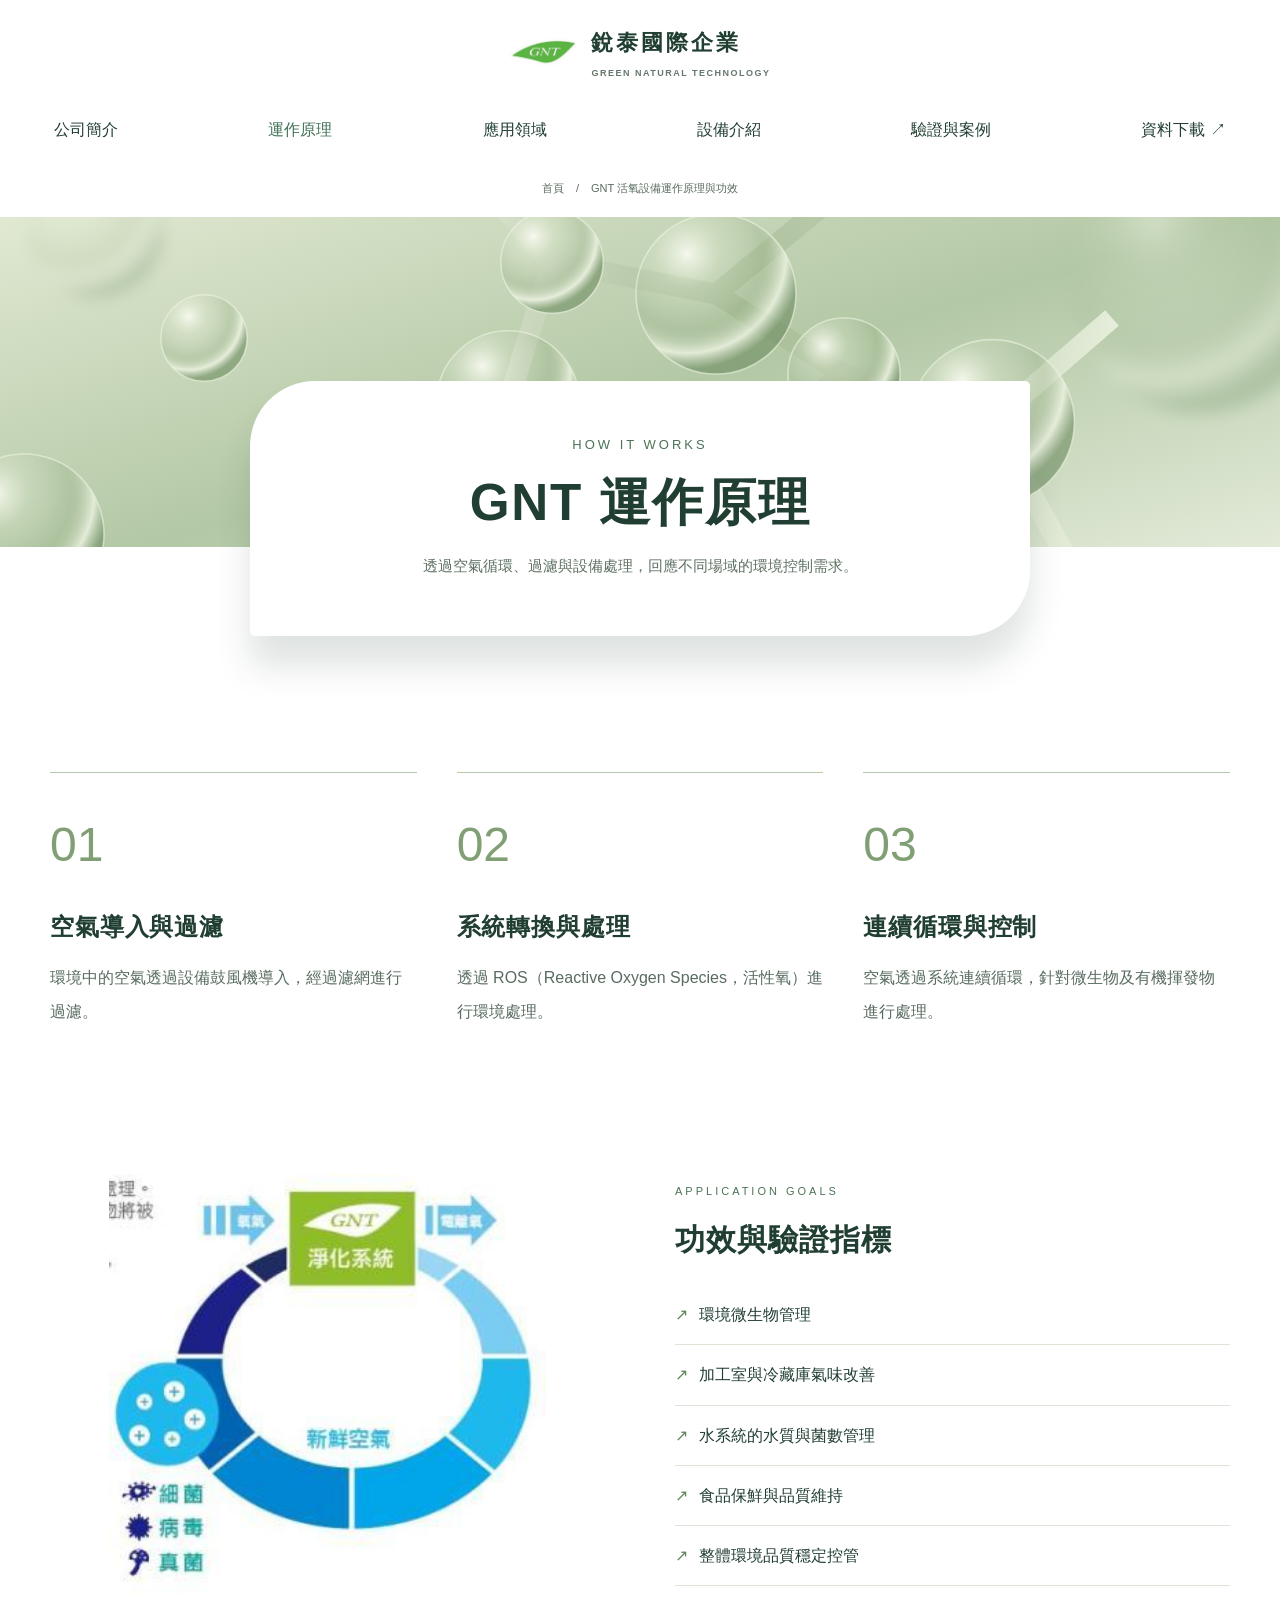
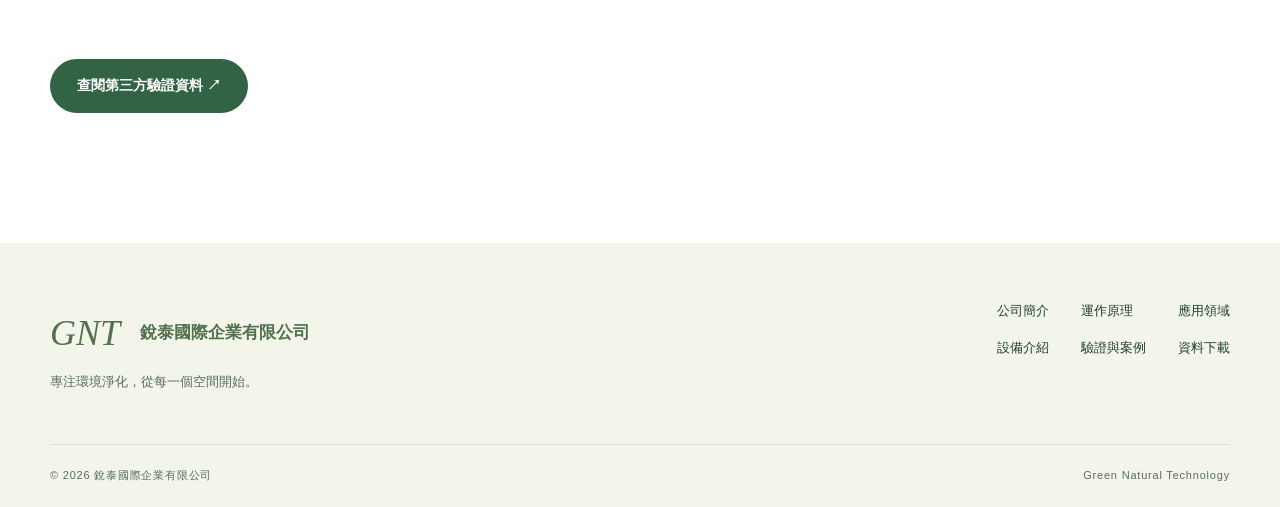
<file: technology.html>
<!doctype html><html lang="zh-Hant"><head><meta charset="utf-8"><meta name="viewport" content="width=device-width, initial-scale=1"><title>GNT 活氧設備運作原理與功效｜銳泰國際企業有限公司</title><meta name="description" content="銳泰國際企業有限公司 GNT 環境淨化設備。了解GNT 活氧設備運作原理與功效、食品加工、冷藏冷凍、交通與公共環境應用。"><meta name="theme-color" content="#285642"><link rel="icon" href="assets/logo.jpg"><link rel="stylesheet" href="assets/style.css"><link rel="stylesheet" href="assets/blue-theme.css"><script defer src="assets/main.js"></script></head><body><a class="skip" href="#main">跳至主要內容</a><header class="header"><div class="wrap header-inner"><a class="brand" href="index.html" aria-label="銳泰國際企業 首頁"><img src="assets/logo.jpg" alt="GNT"><span>銳泰國際企業<small>GREEN NATURAL TECHNOLOGY</small></span></a><button class="menu-toggle" type="button" aria-expanded="false" aria-controls="main-nav">選單 <span>☰</span></button><nav id="main-nav" aria-label="主選單"><a href="about.html">公司簡介</a><a href="technology.html" aria-current="page">運作原理</a><a href="applications.html">應用領域</a><a href="equipment.html">設備介紹</a><a href="evidence.html">驗證與案例</a><a class="nav-cta" href="downloads.html">資料下載 ↗</a></nav></div></header><div class="breadcrumb wrap"><a href="index.html">首頁</a><span>/</span><span>GNT 活氧設備運作原理與功效</span></div><main id="main"><div class="page-banner"><section class="page-intro wrap"><span class="eyebrow">HOW IT WORKS</span><h1>GNT 運作原理</h1><p>透過空氣循環、過濾與設備處理，回應不同場域的環境控制需求。</p></section></div><div class="wrap"><section class="steps section"><article><b>01</b><h2>空氣導入與過濾</h2><p>環境中的空氣透過設備鼓風機導入，經過濾網進行過濾。</p></article><article><b>02</b><h2>系統轉換與處理</h2><p>透過 ROS（Reactive Oxygen Species，活性氧）進行環境處理。</p></article><article><b>03</b><h2>連續循環與控制</h2><p>空氣透過系統連續循環，針對微生物及有機揮發物進行處理。</p></article></section><section class="feature section"><img class="diagram-source" src="assets/system.jpg" alt="GNT 淨化系統循環示意圖"><div><span class="eyebrow">APPLICATION GOALS</span><h2>功效與驗證指標</h2><ul class="clean-list"><li>環境微生物管理</li><li>加工室與冷藏庫氣味改善</li><li>水系統的水質與菌數管理</li><li>食品保鮮與品質維持</li><li>整體環境品質穩定控管</li></ul></div></section><a class="button dark" href="evidence.html">查閱第三方驗證資料 ↗</a><div class="section"></div></div></main><footer><div class="wrap footer-top"><div><a class="footer-brand" href="index.html">GNT<span>銳泰國際企業有限公司</span></a><p>專注環境淨化，從每一個空間開始。</p></div><div class="footer-links"><a class="" href="about.html">公司簡介</a><a class="" href="technology.html">運作原理</a><a class="" href="applications.html">應用領域</a><a class="" href="equipment.html">設備介紹</a><a class="" href="evidence.html">驗證與案例</a><a class="" href="downloads.html">資料下載</a></div></div><div class="wrap footer-bottom"><span>© 2026 銳泰國際企業有限公司</span><span>Green Natural Technology</span></div></footer></body></html>
</file>
<file: assets/style.css>
:root{--green:#123f36;--deep:#092f29;--lime:#d3ed8d;--ink:#183a33;--muted:#65716a;--cream:#f5f6f0;--line:#dce3d9}*{box-sizing:border-box}body{margin:0;color:var(--ink);background:#fff;font-family:"Segoe UI","Microsoft JhengHei",sans-serif;line-height:1.8}a{color:inherit;text-decoration:none}button{font:inherit}img{max-width:100%;display:block}h1,h2,h3,p{margin-top:0}h1,h2,h3{line-height:1.4}h1{font-size:clamp(36px,4.5vw,64px);letter-spacing:-.035em;margin-bottom:24px}h2{font-size:clamp(26px,2.6vw,38px);letter-spacing:-.025em;margin-bottom:24px}h3{font-size:22px;margin-bottom:14px}p{color:var(--muted)}.wrap{width:min(1240px,calc(100% - 96px));margin:auto}.header{background:#fff;border-bottom:1px solid var(--line);position:relative;z-index:10}.header-inner{min-height:100px;display:flex;align-items:center;justify-content:space-between;gap:24px}.brand{display:flex;align-items:center;gap:12px;flex-shrink:0}.brand img{width:76px}.brand span{font-size:20px;letter-spacing:2px;font-weight:700}.brand small{display:block;font-size:8px;letter-spacing:1.8px;color:var(--muted)}nav{display:flex;align-items:center;gap:25px;font-size:14px;font-weight:600}nav a{padding:10px 0;white-space:nowrap}nav a:hover,nav a[aria-current]{color:#3e6e46}nav a[aria-current]{box-shadow:0 2px #66885a}.nav-cta{border:1px solid var(--green);padding:10px 16px}.menu-toggle{display:none}.eyebrow{display:block;letter-spacing:2.5px;font-size:11px;line-height:1.5;font-weight:700;color:#4f7052;margin-bottom:20px}.eyebrow.light{color:var(--lime)}.home-hero{background:var(--green);color:white;overflow:hidden}.hero-grid{display:grid;grid-template-columns:1.1fr 1fr;min-height:600px;gap:60px;align-items:center}.hero-copy{padding:64px 0}.hero-copy h1{font-size:clamp(36px,4.2vw,62px);line-height:1.5}.hero-copy p{color:#d2ddd5;font-size:17px;line-height:2}.actions{display:flex;gap:24px;align-items:center;flex-wrap:wrap}.button{display:inline-flex;align-items:center;justify-content:space-between;gap:28px;padding:15px 24px;font-size:14px;font-weight:700;min-height:52px;transition:background .2s,transform .2s}.button:hover{transform:translateY(-2px)}.lime{background:var(--lime);color:var(--deep)}.dark{background:var(--green);color:white}.pale{background:#fff;color:var(--green)}.hero-link{font-size:14px;border-bottom:1px solid #8da383;padding:10px 0}.hero-foot{display:flex;align-items:center;gap:18px;margin-top:60px;font-size:11px;letter-spacing:1px;color:#c1d3c7}.hero-foot i{height:3px;width:3px;background:var(--lime)}.hero-visual{height:475px;position:relative;margin-right:-48px}.hero-visual>img{width:100%;height:100%;object-fit:cover;border-radius:100px 0 0 0;filter:brightness(.88)}.image-label{position:absolute;bottom:0;left:0;right:0;background:linear-gradient(transparent,#092f29ef);padding:50px 28px 30px}.image-label>span{display:block;color:var(--lime);font-size:10px;letter-spacing:2px;margin-bottom:12px}.image-label strong{font-size:22px;font-weight:500}.image-label a{position:absolute;right:28px;bottom:30px;width:45px;height:45px;border:1px solid #abc3b9;border-radius:50%;display:grid;place-items:center}.intro-strip{display:grid;grid-template-columns:.5fr 1.3fr 1fr;gap:40px;padding-top:72px;padding-bottom:72px;align-items:start}.intro-strip h2{font-size:28px;margin:0}.intro-strip p{font-size:15px}.text-link{display:inline-flex;gap:36px;font-size:14px;font-weight:700;border-bottom:1px solid var(--green);padding-bottom:7px}.section{padding-top:70px;padding-bottom:70px}.soft{background:var(--cream)}.section-head{display:flex;justify-content:space-between;align-items:end;gap:30px;margin-bottom:34px}.section-head h2{margin:0}.section-head>span,.section-head>p{font-size:13px;color:var(--muted)}.app-grid{display:grid;grid-template-columns:repeat(3,1fr);gap:26px}.app-card{background:white;display:block;border:1px solid var(--line);transition:box-shadow .2s}.app-card:hover{box-shadow:0 12px 32px #123f3614}.card-image{height:220px;position:relative;overflow:hidden;background:#eef1eb}.card-image img{width:100%;height:100%;object-fit:cover;transition:transform .4s}.app-card:hover .card-image img{transform:scale(1.04)}.card-image.contain img{object-fit:contain;padding:20px;background:#fff}.card-image>span{position:absolute;bottom:0;left:0;background:var(--green);color:var(--lime);padding:7px 16px;font-size:12px}.card-body{padding:28px}.card-body .eyebrow{font-size:10px;margin-bottom:12px}.card-body h3{font-size:22px}.card-body p{font-size:14px;min-height:75px}.card-body .text-link{display:flex;justify-content:space-between;border:0;padding:0}.feature{display:grid;grid-template-columns:1fr 1fr;gap:80px;align-items:center}.feature>div>p{max-width:510px}.diagram{height:370px;background:#f1f5ed;display:flex;flex-direction:column;align-items:center;justify-content:center;gap:14px}.orbit{width:230px;height:230px;border:2px dashed #9eaf8e;border-radius:50%;display:grid;place-items:center;position:relative}.orbit:before,.orbit:after{content:'';width:18px;height:18px;background:var(--green);border:5px solid var(--lime);border-radius:50%;position:absolute;top:30px;left:22px}.orbit:after{top:auto;left:auto;bottom:30px;right:22px}.orbit>div{height:170px;width:170px;border-radius:50%;background:var(--green);display:flex;align-items:center;justify-content:center;flex-direction:column;color:#fff}.orbit strong{font-family:Georgia,serif;font-size:50px;font-weight:400;font-style:italic}.orbit span{font-size:12px;letter-spacing:4px;color:var(--lime)}.orbit-label{font-size:12px;letter-spacing:3px}.resource-banner{background:var(--green);color:white;padding:48px 52px;display:flex;align-items:center;justify-content:space-between;gap:32px;margin-bottom:80px}.resource-banner h2{font-size:30px;margin:0}footer{background:#eef1e9;padding:50px 0 0}.footer-top{display:flex;justify-content:space-between;gap:40px;padding-bottom:36px}.footer-brand{font-family:Georgia,serif;font-size:36px;font-style:italic;display:flex;align-items:center;gap:20px}.footer-brand span{font-family:"Microsoft JhengHei",sans-serif;font-size:17px;font-style:normal;font-weight:600}.footer-top p{font-size:13px}.footer-links{display:grid;grid-template-columns:repeat(3,auto);gap:12px 32px;font-size:13px;align-content:start}.footer-links a:hover{text-decoration:underline}.footer-bottom{display:flex;justify-content:space-between;font-size:11px;letter-spacing:.8px;border-top:1px solid #d2dacd;padding-top:20px;padding-bottom:20px;color:var(--muted)}.breadcrumb{display:flex;gap:12px;flex-wrap:wrap;padding-top:25px;font-size:12px;color:var(--muted)}.breadcrumb a:hover{text-decoration:underline}.page-intro{padding-top:64px;padding-bottom:45px;border-bottom:1px solid var(--line)}.page-intro>p{font-size:18px;max-width:800px;margin-bottom:0}.quote{background:var(--green);color:white;padding:50px 40px}.quote>span{font-size:11px;letter-spacing:3px;color:var(--lime)}.quote h2{font-size:28px;margin:25px 0 0}.stats{display:grid;grid-template-columns:repeat(3,1fr);gap:40px;padding:40px 0;border-top:1px solid var(--line);border-bottom:1px solid var(--line)}.stats strong{font-size:56px;font-weight:500;line-height:1.2}.stats strong span{color:#63834b;font-size:30px}.stats h3{font-size:18px;margin:20px 0 8px}.stats p{font-size:13px;margin:0}.source-note{font-size:12px;background:#f5f6f1;padding:18px 22px;border-left:2px solid #8fa574;margin:30px 0}.source-note a{text-decoration:underline}.steps{display:grid;grid-template-columns:repeat(3,1fr);gap:40px}.steps article{border-top:1px solid #9caf94;padding-top:25px}.steps b{font-size:48px;color:#8aa477;font-weight:400}.steps h2{font-size:24px;margin:18px 0}.clean-list{list-style:none;padding:0;margin:0}.clean-list li{padding:14px 0 14px 24px;border-bottom:1px solid var(--line);position:relative}.clean-list li:before{content:'↗';position:absolute;left:0;color:#668254}.diagram-source{width:100%;max-height:420px;object-fit:contain}.application-lead{display:grid;grid-template-columns:1.1fr 1fr;gap:64px;align-items:center;padding-top:60px}.application-lead>img{width:100%;height:380px;object-fit:cover;background:var(--cream)}.application-lead>img.object-contain{object-fit:contain;padding:30px}.two-columns{display:grid;grid-template-columns:1fr 1fr;gap:60px}.two-columns h2{font-size:28px}.process-panel{padding:36px;background:var(--green);color:white}.process-panel h2{font-size:26px}.process-panel p{color:#ccd8ce;font-size:14px;margin:22px 0 0}.flow{display:flex;flex-wrap:wrap;gap:12px}.flow span{background:#ffffff12;border:1px solid #6b887d;padding:12px;font-size:14px}.flow span:not(:last-child):after{content:' →';color:var(--lime);padding-left:10px}.gallery{display:grid;grid-template-columns:1fr 1fr;gap:25px}.gallery a{border:1px solid var(--line);display:block;padding:12px;background:#fff}.gallery img{width:100%;aspect-ratio:4/3;object-fit:contain;background:#f8f9f6}.gallery span{display:block;font-size:12px;padding:12px 5px 0}.related{display:flex;flex-wrap:wrap;gap:15px}.related h2{flex-basis:100%;font-size:28px}.related a{padding:14px 18px;border:1px solid var(--line);font-size:13px}.related a:hover{background:var(--cream)}.product-grid{display:grid;grid-template-columns:1fr 1fr;gap:28px;margin-top:60px}.product{border:1px solid var(--line)}.product>img{height:280px;width:100%;object-fit:contain;padding:30px}.product>div{padding:28px;background:var(--cream)}.product h2{font-size:22px}dl{margin:0}dl>div{display:flex;gap:20px;justify-content:space-between;border-bottom:1px solid var(--line);padding:12px 0;font-size:13px}dt{color:var(--muted)}dd{margin:0;text-align:right}.report{background:var(--cream);padding:36px}.report>strong{font-size:66px;line-height:1.4;font-weight:400}.report>strong small{font-size:20px;margin-left:12px}.client-list{display:grid;grid-template-columns:repeat(4,1fr);gap:1px;background:var(--line);border:1px solid var(--line);margin:25px 0 35px}.client-list span{background:white;padding:16px;font-size:14px}.download-box{display:grid;grid-template-columns:160px 1fr;gap:45px;padding:60px 0}.pdf-icon{background:var(--green);color:var(--lime);font-size:38px;height:200px;padding:25px;display:flex;flex-direction:column;justify-content:space-between}.pdf-icon small{font-size:20px;color:white}.skip{position:absolute;top:-100px;left:20px;background:white;padding:15px;z-index:99}.skip:focus{top:10px}:focus-visible{outline:3px solid #658244;outline-offset:5px}.object-contain{object-fit:contain}
@media(min-width:1600px){.hero-visual{margin-right:0}}@media(max-width:1100px){.wrap{width:calc(100% - 56px)}.header-inner{min-height:85px}.menu-toggle{display:flex;align-items:center;gap:18px;border:1px solid var(--line);background:white;padding:9px 15px}nav{display:none;position:absolute;top:85px;left:0;right:0;background:white;padding:24px 28px;box-shadow:0 20px 30px #0001;flex-direction:column;align-items:stretch;gap:4px}nav.is-open{display:flex}nav a{padding:12px}.hero-grid{gap:32px;min-height:550px}.hero-visual{margin-right:-28px;height:420px}.hero-copy h1{font-size:42px}.hero-copy p{font-size:15px}.hero-foot{gap:12px}.hero-link{font-size:12px}.intro-strip{grid-template-columns:1fr 1fr}.intro-strip>.eyebrow{grid-column:1/-1;margin:0}.app-grid{grid-template-columns:1fr 1fr}.feature{gap:40px}.application-lead{gap:35px}.brand span{font-size:18px}.card-body p{min-height:0}.footer-top{flex-direction:column}.footer-links{display:flex;flex-wrap:wrap}.resource-banner{padding:40px}.stats strong{font-size:45px}}@media(max-width:680px){.wrap{width:calc(100% - 40px)}.brand img{width:58px}.brand span{font-size:16px;letter-spacing:1px}.brand small{font-size:6px;letter-spacing:1px}.menu-toggle{font-size:12px;padding:8px 10px;gap:8px}.header-inner{gap:12px;min-height:76px}nav{top:76px}.hero-grid{display:block}.hero-copy{padding:48px 0 30px}.hero-copy h1{font-size:37px}.hero-copy p br{display:none}.hero-copy p{font-size:16px}.hero-foot{margin-top:35px}.hero-visual{height:330px;margin:0 -20px 0 0}.hero-visual>img{border-radius:60px 0 0 0}.intro-strip{grid-template-columns:1fr;gap:20px;padding-top:45px;padding-bottom:45px}.intro-strip h2{font-size:26px}.section{padding-top:45px;padding-bottom:45px}.section-head{display:block}.section-head>p{margin-top:18px}.app-grid{grid-template-columns:1fr}.card-image{height:230px}.card-body{padding:24px}.feature,.application-lead,.two-columns,.steps{grid-template-columns:1fr;gap:35px}.feature h2{font-size:30px}.diagram{height:330px}.resource-banner{display:block;padding:30px;margin-bottom:50px}.resource-banner h2{font-size:26px;margin-bottom:25px}.footer-brand{font-size:30px;gap:14px}.footer-brand span{font-size:14px}.footer-links{gap:14px 24px}.footer-bottom{flex-direction:column;gap:8px}.page-intro{padding-top:40px;padding-bottom:30px}.page-intro h1{font-size:34px}.page-intro>p{font-size:16px}.stats{grid-template-columns:1fr;gap:30px}.stats>div{border-bottom:1px solid var(--line);padding-bottom:25px}.stats>div:last-child{border:0;padding:0}.stats strong{font-size:52px}.quote{padding:30px}.gallery,.product-grid{grid-template-columns:1fr}.gallery{gap:20px}.application-lead{padding-top:35px}.application-lead>img{height:290px}.client-list{grid-template-columns:1fr 1fr}.report{padding:28px}.report>strong{font-size:56px}.download-box{grid-template-columns:1fr;padding:40px 0;gap:28px}.pdf-icon{height:100px;width:120px;font-size:24px;padding:14px}.pdf-icon small{font-size:14px}.process-panel{padding:25px}.actions{gap:18px}.source-note{padding:15px}.breadcrumb{font-size:11px}.steps{gap:25px}.steps article{padding-top:15px}}@media(prefers-reduced-motion:reduce){*{transition:none!important;scroll-behavior:auto!important}}

/* Compact homepage: navigation, one hero, and copyright only. */
.home-page{min-height:100vh;min-height:100svh;display:flex;flex-direction:column}.home-page main{display:flex;flex:1}.home-page .home-hero{width:100%;display:flex;align-items:center}.home-page .hero-grid{min-height:0;width:min(1240px,calc(100% - 96px));grid-template-columns:1.2fr 1fr;gap:40px;padding:32px 0}.home-page .hero-copy{padding:0}.home-page .hero-copy h1{font-size:clamp(30px,3.7vw,56px);line-height:1.5}.home-page h1 span{display:block}.home-page .hero-copy p{margin-bottom:28px}.home-page .hero-foot{margin-top:34px}.home-page .hero-visual{height:clamp(300px,55svh,520px);margin-right:0}.home-page .home-footer{padding:0;background:var(--deep);color:#c1d3c7}.home-footer>.wrap{display:flex;justify-content:space-between;gap:12px;padding:12px 0;font-size:11px;letter-spacing:.5px}@media(max-width:1100px){.home-page .hero-grid{width:calc(100% - 56px);gap:28px}.home-page .hero-copy h1{font-size:clamp(26px,3.7vw,40px)}.home-page .actions{gap:18px}.home-page .hero-copy p{font-size:14px}.home-page .button{padding:13px 18px;gap:14px}.home-page .hero-foot{gap:10px;font-size:10px}.home-page .image-label{padding:35px 20px 24px}.home-page .image-label strong{font-size:19px}}@media(max-width:760px){.home-page .hero-grid{display:grid;grid-template-columns:1fr;width:calc(100% - 40px);gap:26px;padding:30px 0}.home-page .hero-copy h1{font-size:clamp(26px,6.8vw,40px);margin-bottom:18px}.home-page .hero-copy p{font-size:14px;margin-bottom:20px}.home-page .hero-foot{margin-top:22px}.home-page .hero-visual{height:230px;margin:0}.home-page .hero-visual>img{border-radius:45px 0 0 0}.home-page .eyebrow{margin-bottom:16px}.home-footer>.wrap{flex-wrap:wrap;gap:0 16px;font-size:10px}.home-page .image-label strong{font-size:18px}}@media(min-width:761px) and (max-height:760px){.home-page .hero-grid{padding:24px 0}.home-page .hero-visual{height:340px}.home-page .hero-copy h1{font-size:clamp(28px,3.3vw,46px)}.home-page .hero-foot{margin-top:24px}}
</file>
<file: assets/blue-theme.css>
/* Reference-inspired blue and white theme; original content and routes retained. */
:root{--green:#285642;--deep:#203e31;--lime:#e5eddf;--ink:#203e31;--muted:#596c60;--cream:#f7f8f2;--line:#dce5d8}
body{font-family:"Microsoft JhengHei","Segoe UI",sans-serif;line-height:1.95;color:var(--ink)}
.wrap{width:min(1180px,calc(100% - 80px))}h1,h2,h3{letter-spacing:.035em}p{line-height:2.1}
.header{border:0}.header-inner{display:flex;flex-direction:column;gap:0;padding-top:22px;min-height:154px}.brand{justify-content:center;gap:14px;padding:0 0 18px}.brand img{width:68px}.brand span{font-size:22px;letter-spacing:3px}.brand small{color:#65776a;font-size:9px;letter-spacing:1.5px}nav{width:100%;justify-content:space-between;gap:20px;font-size:16px;font-weight:400;min-height:58px}nav a{padding:14px 4px}nav a:hover,nav a[aria-current]{color:#3f7155;box-shadow:none}.nav-cta{border:0;padding:14px 4px}
.eyebrow,.eyebrow.light{color:#4c7257;font-weight:500;letter-spacing:3px}.breadcrumb{justify-content:center;padding:18px 0;font-size:11px}.page-banner{height:330px;background:#c9d9c1 url('molecules.svg') center/cover no-repeat;margin-bottom:160px;padding-top:164px}.page-intro.wrap{position:relative;width:min(780px,calc(100% - 56px));padding:54px 50px 44px;min-height:255px;text-align:center;background:white;border:0;border-radius:65px 5px 65px 5px;box-shadow:0 30px 34px #203e3125}.page-intro h1{font-size:clamp(34px,4vw,56px);line-height:1.4;margin:0 0 12px}.page-intro .eyebrow{margin:0 0 12px;font-size:13px}.page-intro>p{font-size:15px;max-width:650px;margin:0 auto;color:#5e7163}.page-intro h1 br{display:none}
.section{padding-top:65px;padding-bottom:65px}.feature{gap:70px}.feature h2{font-size:30px}.quote{background:#f0f4e9;color:var(--ink);padding:45px;border-radius:45px 4px 45px 4px}.quote>span{color:#4c7257}.quote h2{font-weight:500}.stats{border-color:var(--line);text-align:center}.stats strong,.stats strong span{color:#4b7656}.stats strong{font-weight:300}.button{border-radius:28px;min-height:50px;padding:13px 27px}.dark{background:#326344}.lime{background:#326344;color:#fff}.pale{background:white;color:var(--green)}.text-link{border-color:#a8bca0;color:#326344;font-weight:500}.soft{background:#f7f8f1}.app-card{border:1px solid #e0e7d9;border-radius:28px 3px 28px 3px;overflow:hidden}.app-card:hover{box-shadow:0 16px 35px #203e3113}.card-image>span{background:#4a7252;color:#fff}.product{border-radius:30px 4px 30px 4px;overflow:hidden}.product>div{background:#f7f8f1}.gallery a{border-radius:12px}.source-note{background:#f7f8f1;border-left-color:#9db58e}.clean-list li:before{color:#62865c}.process-panel{background:#f0f4e9;color:var(--ink);border-radius:35px 4px 35px 4px}.process-panel p{color:var(--muted)}.flow span{background:white;border-color:#dbe5d2}.flow span:not(:last-child):after{color:#557c50}.report{border-radius:30px 4px 30px 4px}.diagram{background:#f0f4e9;border-radius:45px 4px 45px 4px}.orbit{border-color:#a5b99b}.orbit>div{background:#547c56}.orbit span{color:#e5eddf}.orbit:before,.orbit:after{background:#7e9d72;border-color:#e3ecd9}.steps article{border-top-color:#b6c9a9}.steps b{color:#819f74}.pdf-icon{background:#4e754c;color:#fff;border-radius:12px}.resource-banner{background:#f0f4e9;color:var(--ink);border-radius:40px 4px 40px 4px}.resource-banner .pale{background:#326344;color:white}
footer{background:#f3f5eb;padding-top:55px}.footer-brand{color:#53714e}.footer-bottom{border-color:#dce5d8}.home-page{display:block;min-height:100svh}.home-page main{display:block}.home-page .home-hero{display:block;background:#fff;color:var(--ink);overflow:visible}.home-page .hero-grid{display:block;position:relative;width:100%;padding:0 0 70px;background:linear-gradient(#c9d9c1 0 350px,#fff 350px);min-height:0}.home-page .hero-grid:before{content:'';display:block;height:350px;background:url('molecules.svg') center/cover}.home-page .hero-copy{position:relative;width:min(850px,calc(100% - 56px));margin:-180px auto 0;padding:50px 55px 42px;background:white;text-align:center;border-radius:65px 5px 65px 5px;box-shadow:0 28px 40px #203e3120}.home-page .hero-copy h1{font-size:clamp(30px,3.4vw,47px);line-height:1.55;margin-bottom:20px}.home-page .hero-copy p{color:#5e7163;font-size:16px;line-height:2}.home-page .actions{justify-content:center;gap:25px}.home-page .hero-link{border-color:#b9c9ac;color:#326344;font-size:14px}.home-page .hero-foot{justify-content:center;color:#667c64;margin-top:28px;gap:18px}.home-page .hero-foot i{background:#a6be94}.home-page .hero-visual{height:260px;width:min(960px,calc(100% - 80px));margin:65px auto 0;border-radius:35px 4px 35px 4px;overflow:hidden}.home-page .hero-visual>img{border-radius:0;filter:brightness(.82);object-position:center 55%}.home-page .image-label{background:linear-gradient(transparent,#203e31e8);padding:45px 35px 30px;color:white}.home-page .image-label>span{color:#e0ecd4}.home-page .image-label strong{font-size:22px;line-height:1.7}.home-page .home-footer{background:#f3f5eb;color:#5e7163}.home-footer>.wrap{padding:22px 0}:focus-visible{outline-color:#3f7155}
@media(max-width:1100px){.header-inner{min-height:100px;flex-direction:row;justify-content:space-between;padding:0}.brand{padding:0}.menu-toggle{display:flex;border:1px solid #dce5d8;border-radius:24px;color:var(--ink);background:#fff}.header nav{position:absolute;top:100px;width:100%;padding:22px 28px;align-items:stretch;gap:4px;min-height:0;font-size:15px}.header nav a{padding:10px}.home-page .hero-grid{width:100%;padding:0 0 55px}.home-page .hero-copy h1{font-size:40px}.home-page .hero-foot{font-size:11px}}
@media(max-width:680px){.wrap{width:calc(100% - 40px)}.header-inner{min-height:85px}.brand img{width:52px}.brand span{font-size:16px;letter-spacing:1px}.brand small{font-size:6px}.header nav{top:85px}.breadcrumb{padding:12px 0}.page-banner{height:240px;padding-top:115px;margin-bottom:150px}.page-intro.wrap{width:calc(100% - 40px);padding:32px 24px;min-height:225px;border-radius:42px 4px 42px 4px;box-shadow:0 20px 28px #203e311a}.page-intro h1{font-size:30px}.page-intro>p{font-size:14px}.page-intro .eyebrow{font-size:10px;letter-spacing:2px}.section{padding-top:40px;padding-bottom:40px}.quote{padding:30px}.home-page .hero-grid{background:linear-gradient(#c9d9c1 0 260px,#fff 260px);padding-bottom:40px}.home-page .hero-grid:before{height:260px}.home-page .hero-copy{width:calc(100% - 40px);margin-top:-145px;padding:34px 20px 28px;border-radius:42px 4px 42px 4px}.home-page .hero-copy h1{font-size:clamp(25px,6.5vw,36px)}.home-page .hero-copy p{font-size:14px}.home-page .hero-copy p br{display:none}.home-page .actions{gap:18px;flex-direction:column}.home-page .hero-foot{gap:10px;font-size:10px;flex-wrap:wrap}.home-page .hero-visual{width:calc(100% - 40px);height:240px;margin:40px auto 0}.home-page .image-label{padding:35px 22px 24px}.home-page .image-label strong{font-size:18px}.footer-brand{font-size:28px}.feature{gap:30px}.product-grid{margin-top:30px}}
</file>
